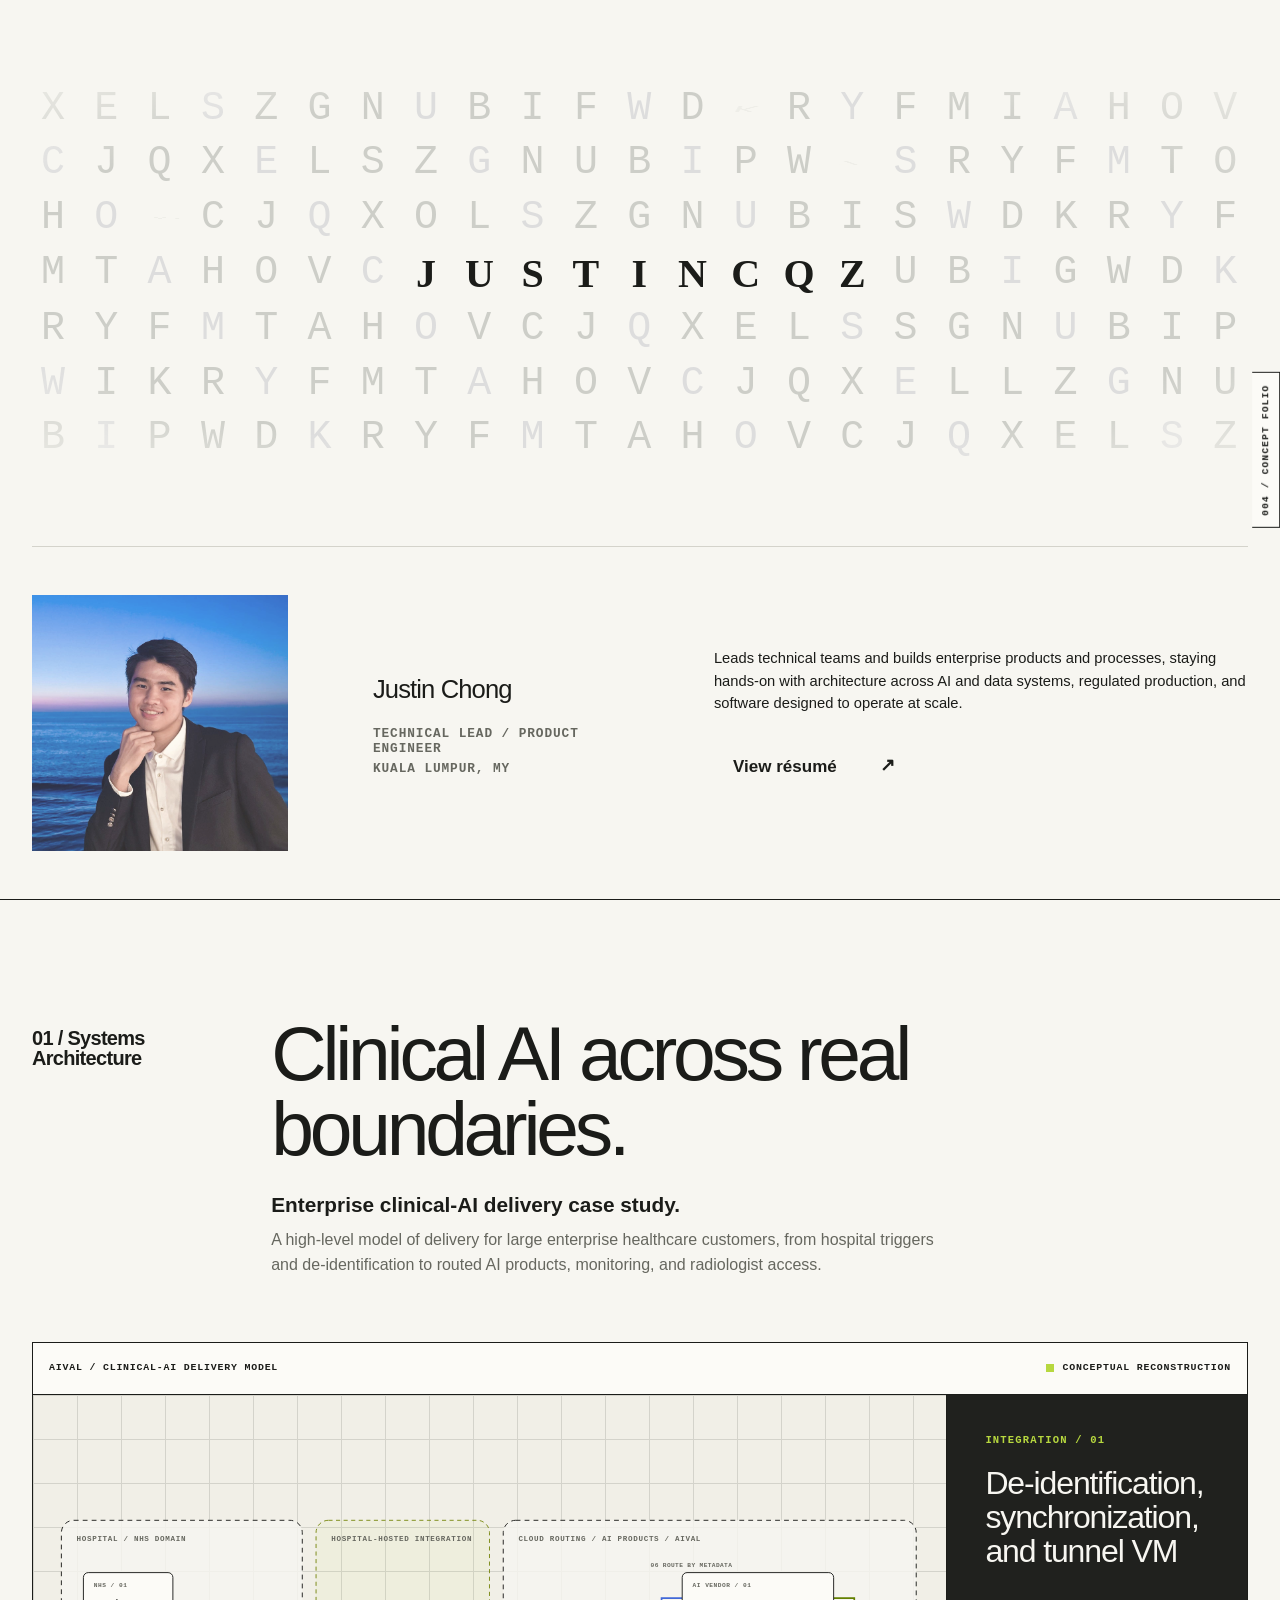
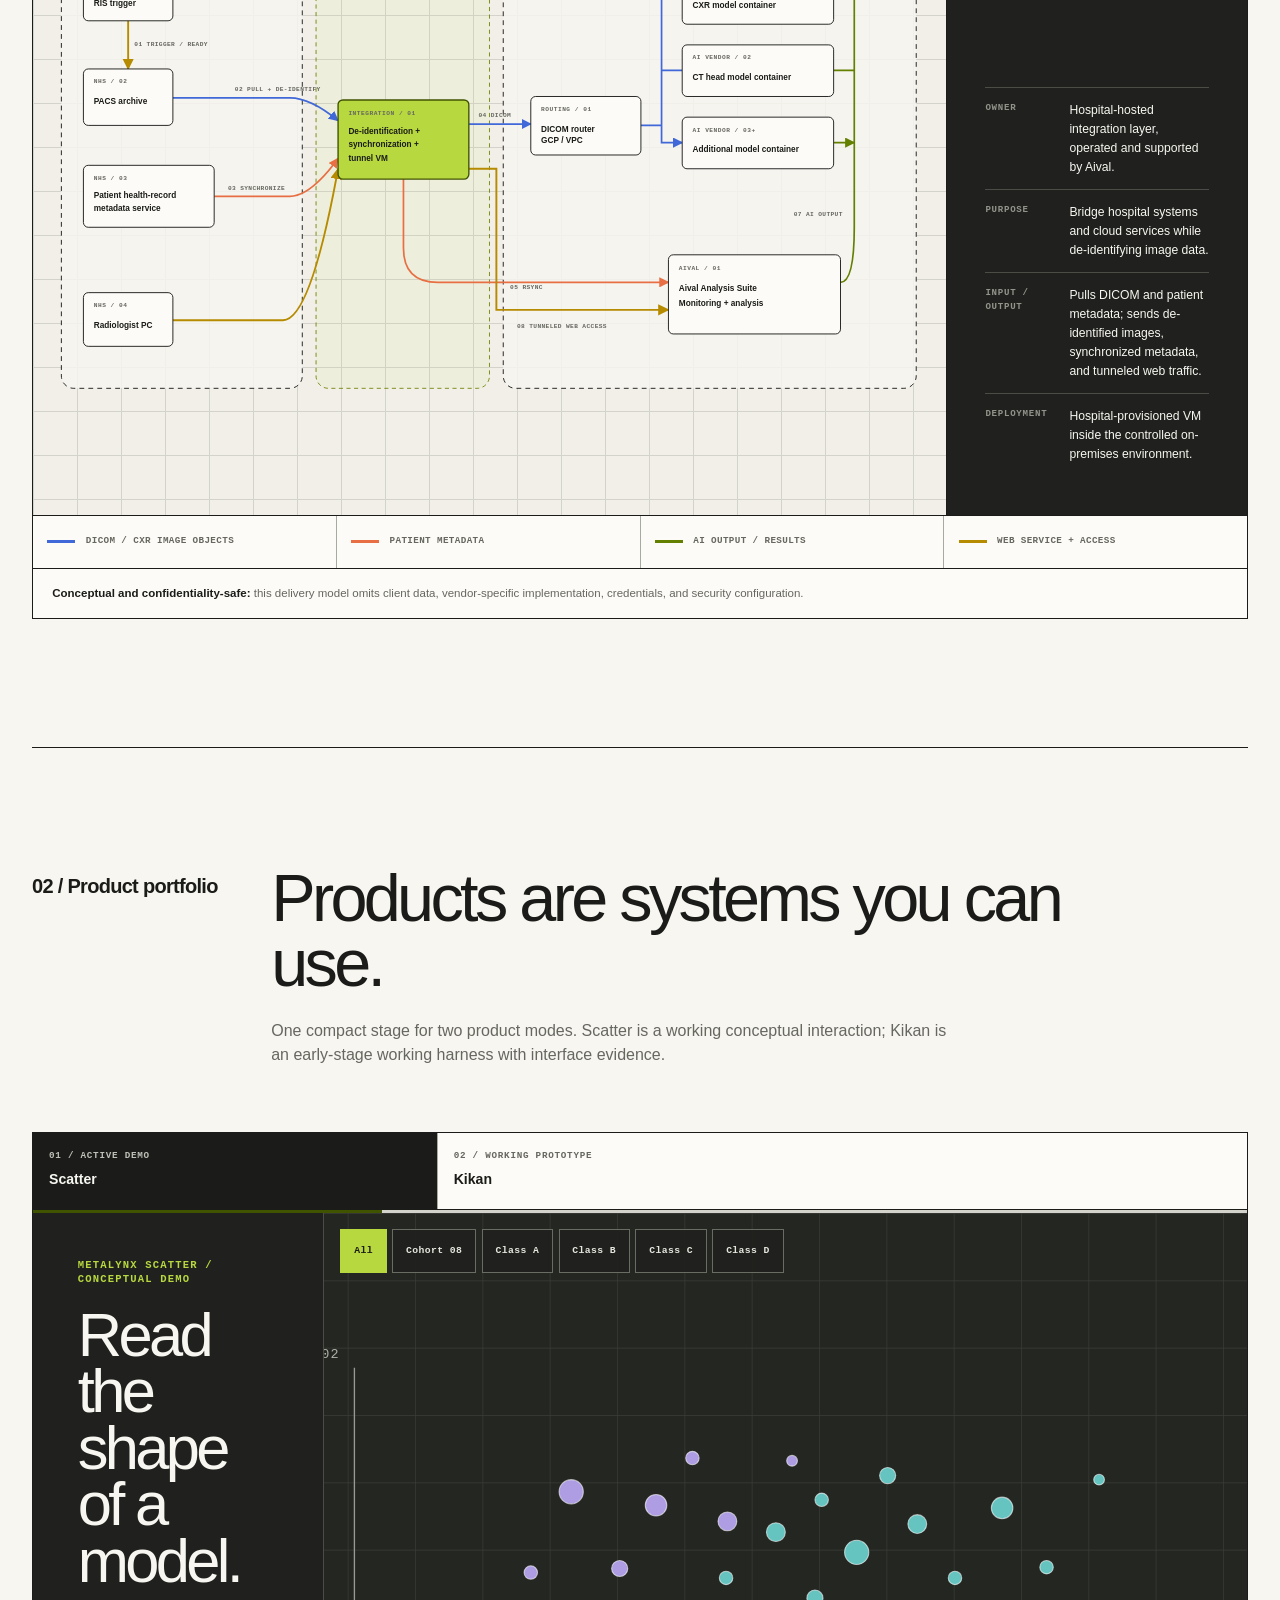
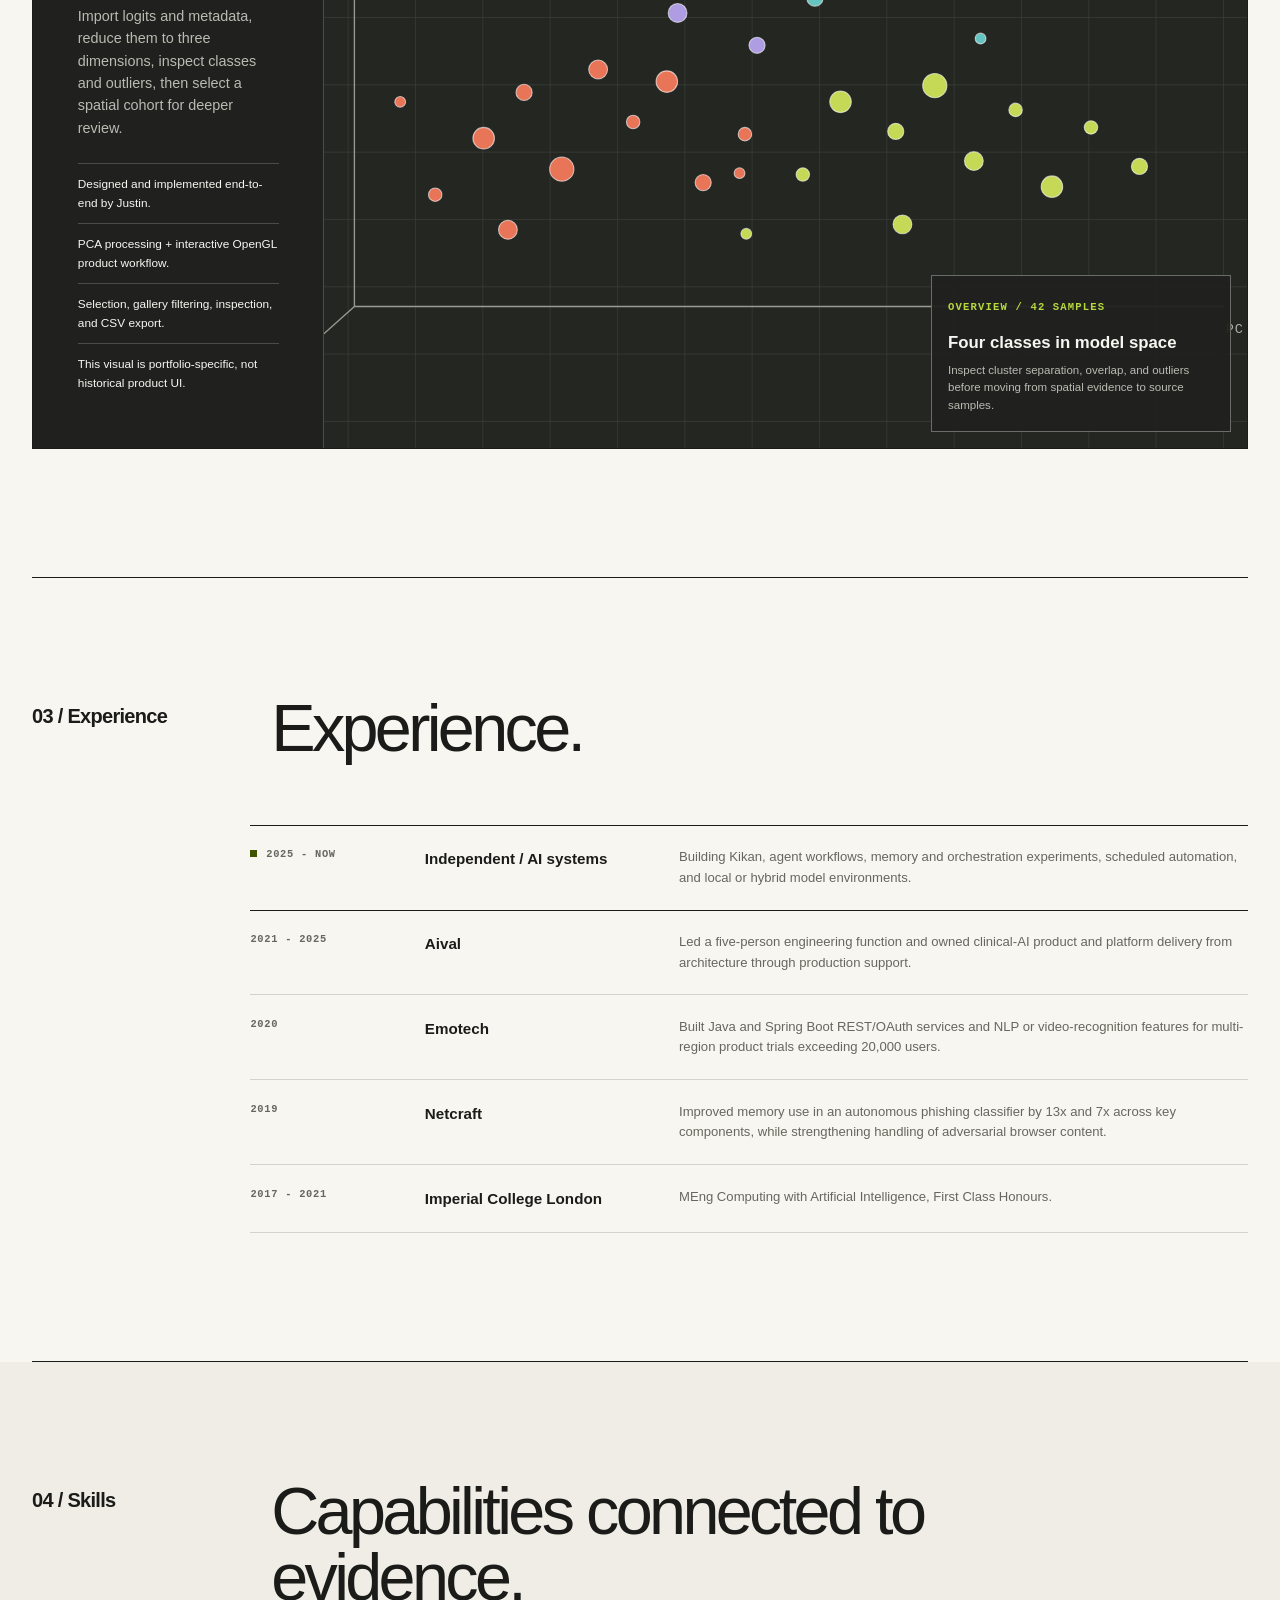
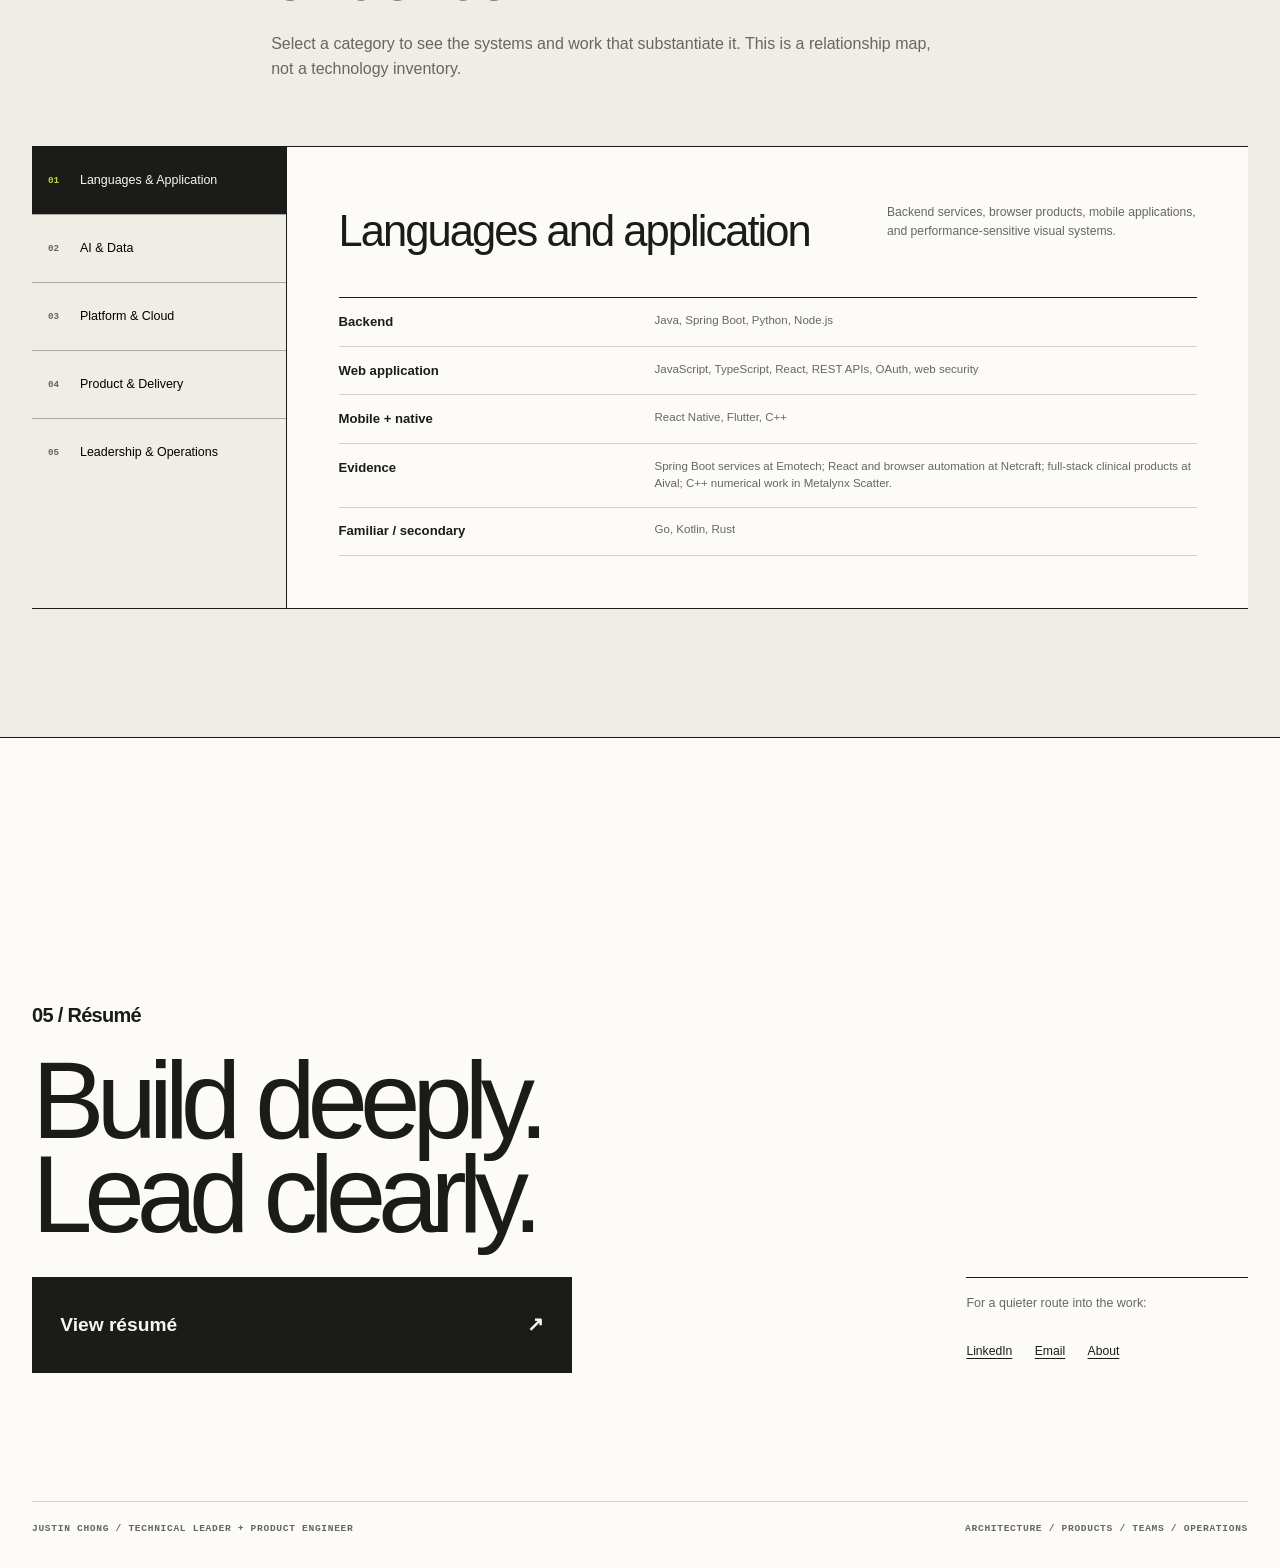
<file: index.html>
<!doctype html>
<html lang="en">
<head>
  <meta charset="utf-8">
  <meta name="viewport" content="width=device-width, initial-scale=1">
  <meta name="description" content="Justin Chong leads teams to build complex products and processes: enterprise systems engineered to operate at scale.">
  <title>Justin Chong | Technical leader and product engineer</title>
  <style>
    :root {
      color-scheme: light;
      --paper: #f7f6f1;
      --paper-deep: #efede5;
      --paper-clear: #fcfbf7;
      --ink: #1b1c19;
      --muted: #66675f;
      --quiet: #a5a69f;
      --line: #d4d3cb;
      --line-strong: #a8a9a1;
      --green: #b7d83f;
      --green-dark: #405400;
      --blue: #4168d8;
      --orange: #e76f43;
      --deep: #20211e;
      --deep-2: #292a26;
      --deep-line: #4a4c45;
      --deep-muted: #b9bbb2;
      --max: 1320px;
      --sans: Inter, ui-sans-serif, -apple-system, BlinkMacSystemFont, "Segoe UI", Helvetica, Arial, sans-serif;
      --mono: ui-monospace, "SFMono-Regular", Consolas, "Liberation Mono", Menlo, monospace;
    }

    * {
      box-sizing: border-box;
    }

    html {
      scroll-behavior: smooth;
      scroll-padding-top: 2rem;
    }

    body {
      margin: 0;
      overflow-x: hidden;
      background: var(--paper);
      color: var(--ink);
      font-family: var(--sans);
      font-size: 17px;
      line-height: 1.55;
      text-rendering: optimizeLegibility;
      -webkit-font-smoothing: antialiased;
    }

    a {
      color: inherit;
      text-decoration-thickness: 1px;
      text-underline-offset: .28em;
    }

    button,
    a {
      -webkit-tap-highlight-color: transparent;
    }

    button {
      font: inherit;
    }

    img,
    svg {
      max-width: 100%;
    }

    :focus-visible {
      outline: 3px solid var(--blue);
      outline-offset: 4px;
    }

    ::selection {
      background: var(--green);
      color: var(--ink);
    }

    [hidden] {
      display: none !important;
    }

    .visually-hidden {
      position: absolute;
      width: 1px;
      height: 1px;
      padding: 0;
      overflow: hidden;
      clip: rect(0 0 0 0);
      white-space: nowrap;
      border: 0;
    }

    .skip-link {
      position: fixed;
      z-index: 100;
      top: .75rem;
      left: .75rem;
      padding: .75rem 1rem;
      transform: translateY(-160%);
      background: var(--ink);
      color: white;
      transition: transform 160ms ease;
    }

    .skip-link:focus {
      transform: translateY(0);
    }

    .variant-label {
      position: fixed;
      z-index: 40;
      top: 50%;
      right: 0;
      padding: .7rem .55rem;
      border: 1px solid var(--ink);
      border-right: 0;
      background: var(--paper-clear);
      font: 700 .6rem/1 var(--mono);
      letter-spacing: .12em;
      text-transform: uppercase;
      writing-mode: vertical-rl;
      transform: translateY(-50%) rotate(180deg);
    }

    .shell {
      width: min(calc(100% - 64px), var(--max));
      margin-inline: auto;
    }

    .micro,
    .eyebrow,
    .meta {
      font: 650 .66rem/1.35 var(--mono);
      letter-spacing: .11em;
      text-transform: uppercase;
    }

    .section-number {
      margin: 0;
      font-size: clamp(1.25rem, 1vw, 2rem);
      font-weight: 550;
      line-height: 1;
      letter-spacing: -.035em;
      text-transform: none;
    }

    .section-heading {
      display: grid;
      grid-template-columns: minmax(150px, .35fr) minmax(0, 1.65fr);
      gap: 2rem;
      align-items: start;
      margin-bottom: clamp(2.5rem, 5vw, 4.5rem);
    }

    .section-heading h2 {
      max-width: 870px;
      margin: -.16em 0 0;
      font-size: clamp(2.5rem, 5.2vw, 5.2rem);
      font-weight: 320;
      line-height: .98;
      letter-spacing: -.055em;
    }

    .section-heading .section-intro {
      max-width: 680px;
      margin: 1.4rem 0 0;
      color: var(--muted);
      font-size: 1rem;
    }

    /* Hero */
    .floating-header {
      position: fixed;
      z-index: 35;
      top: 0;
      right: 0;
      left: 0;
      border-bottom: 1px solid var(--line);
      background: rgba(247, 246, 241, .96);
      opacity: 0;
      pointer-events: none;
      transform: translateY(-100%);
      transition: opacity 180ms ease, transform 180ms ease;
    }

    .floating-header.is-visible {
      opacity: 1;
      pointer-events: auto;
      transform: translateY(0);
    }

    .site-header {
      display: flex;
      min-height: 72px;
      align-items: center;
      justify-content: space-between;
      gap: 2rem;
    }

    .hero {
      display: flex;
      min-height: max(760px, 100svh);
      flex-direction: column;
      border-bottom: 1px solid var(--ink);
    }

    .monogram {
      display: inline-grid;
      width: 44px;
      height: 44px;
      place-items: center;
      border: 1px solid var(--ink);
      font: 600 .72rem/1 var(--mono);
      text-decoration: none;
      transition: background 150ms ease, color 150ms ease;
    }

    .monogram:hover,
    .monogram:focus-visible {
      background: var(--ink);
      color: var(--paper);
    }

    .site-nav {
      display: flex;
      align-items: center;
      gap: clamp(.5rem, 2vw, 1.8rem);
      font-size: .76rem;
    }

    .site-nav a {
      display: inline-flex;
      min-height: 44px;
      align-items: center;
      text-decoration-color: transparent;
    }

    .site-nav a:hover,
    .site-nav a:focus-visible {
      text-decoration-color: currentColor;
    }

    .site-nav .resume-link {
      min-height: 52px;
      padding-inline: 1.35rem;
      border: 1px solid var(--ink);
      text-decoration: none;
      font-size: .82rem;
      font-weight: 650;
    }

    .site-nav .resume-link:hover,
    .site-nav .resume-link:focus-visible {
      background: var(--ink);
      color: var(--paper);
    }

    .identity-band {
      display: grid;
      width: 100%;
      flex: 1 1 auto;
      align-items: center;
      padding-block: clamp(2rem, 5vw, 4.5rem);
      margin-top: clamp(0, 5rem, 8rem);
    }

    .letter-field {
      display: grid;
      width: min(calc(100% - 64px), 100%);
      margin-inline: auto;
      grid-template-columns: repeat(var(--field-columns, 16), minmax(0, 1fr));
      gap: clamp(.35rem, .75vw, 1rem);
      overflow: hidden;
      perspective: 700px;
      -webkit-mask-image: radial-gradient(ellipse 82% 78% at center, #000 64%, transparent 100%);
      mask-image: radial-gradient(ellipse 82% 78% at center, #000 64%, transparent 100%);
    }

    .field-letter {
      display: grid;
      aspect-ratio: 1;
      place-items: center;
      color: #cdcec8;
      font: 480 2.5rem var(--mono);
      letter-spacing: .04em;
      transition: color 250ms ease, transform 280ms ease, opacity 280ms ease;
      transform-style: preserve-3d;
    }

    .field-letter:nth-child(4n) {
      color: #cdcec8;
      color: #dddddd;
    }

    .field-letter.is-flipping {
      opacity: .2;
      transform: rotateX(90deg);
    }

    .field-letter.is-identity {
      font: 700 2.5rem 'Times New Roman';
      color: var(--ink);
      text-transform: uppercase;
    }

    .hero-lower {
      display: grid;
      width: min(calc(100% - 64px), var(--max));
      margin-inline: auto;
      grid-template-columns: minmax(190px, .7fr) minmax(200px, .7fr) minmax(360px, 1.35fr);
      align-items: center;
      gap: clamp(2rem, 5vw, 5rem);
      padding-block: clamp(1.8rem, 4vw, 3rem);
      border-top: 1px solid var(--line);
      margin-bottom: clamp(0, 5rem, 8rem);
    }

    .portrait-block {
      min-width: 0;
    }

    .portrait {
      display: block;
      width: clamp(165px, 20vw, 300px);
      height: clamp(165px, 20vw, 300px);
      object-fit: cover;
      object-position: 51% 43%;
      filter: saturate(.8) contrast(.9) brightness(1.07);
      opacity: .86;
    }

    .hero-meta {
      margin: 0;
    }

    .hero-meta strong,
    .hero-meta span {
      display: block;
    }

    .hero-meta strong {
      margin-bottom: 1rem;
      font-size: clamp(1.35rem, 2vw, 1.8rem);
      font-weight: 540;
      letter-spacing: -.035em;
    }

    .hero-meta span {
      margin-top: .35rem;
      color: var(--muted);
      font: 650 .8rem var(--mono);
      letter-spacing: .07em;
      text-transform: uppercase;
    }

    .hero-profile {
      min-width: 0;
    }

    .hero-profile p {
      max-width: 600px;
      margin: 0 0 1.25rem;
      font-size: clamp(.9rem, 1.15vw, 1.02rem);
      line-height: 1.55;
    }

    .hero-resume {
      display: inline-flex;
      width: min(100%, 200px);
      min-height: 64px;
      align-items: center;
      justify-content: space-between;
      padding: .1rem 1.2rem;
      color: var(--ink);
      font-weight: 650;
      text-decoration: none;
      transition: background 150ms ease, color 150ms ease, transform 150ms ease;
    }

    .hero-resume::after {
      content: "\2197";
      font-family: var(--mono);
      font-size: 1.15rem;
    }

    .hero-resume:hover,
    .hero-resume:focus-visible {
      background: var(--green);
      color: var(--green-dark);
      transform: translateY(-2px);
    }

    /* Architecture */
    .architecture {
      padding-block: clamp(5.5rem, 10vw, 9rem);
      border-bottom: 1px solid var(--ink);
    }

    .architecture .section-heading h2 {
      font-size: clamp(3rem, 6vw, 6rem);
    }

    .architecture-kicker {
      max-width: 680px;
      margin: 1.4rem 0 .45rem;
      font-size: clamp(1.05rem, 1.7vw, 1.3rem);
      font-weight: 620;
    }

    .architecture .section-intro {
      margin-top: 0;
    }

    .architecture-frame {
      overflow: hidden;
      border: 1px solid var(--ink);
      background: var(--paper-clear);
    }

    .frame-topline {
      display: flex;
      min-height: 52px;
      align-items: center;
      justify-content: space-between;
      gap: 1rem;
      padding: .65rem 1rem;
      border-bottom: 1px solid var(--ink);
      font: 650 .62rem/1.3 var(--mono);
      letter-spacing: .08em;
      text-transform: uppercase;
    }

    .concept-status {
      display: inline-flex;
      align-items: center;
      gap: .55rem;
    }

    .concept-status::before {
      width: 8px;
      height: 8px;
      background: var(--green);
      content: "";
    }

    .architecture-body {
      display: grid;
      grid-template-columns: minmax(0, 1.62fr) minmax(300px, .38fr);
      min-height: 720px;
    }

    .diagram-wrap {
      position: relative;
      min-width: 0;
      padding: 1rem;
      border-right: 1px solid var(--ink);
      background-color: #f1efe7;
      background-image: linear-gradient(var(--line) 1px, transparent 1px), linear-gradient(90deg, var(--line) 1px, transparent 1px);
      background-size: 44px 44px;
    }

    .architecture-svg {
      display: block;
      width: 100%;
      height: 100%;
      min-height: 688px;
    }

    .boundary {
      fill: rgba(247, 246, 241, .82);
      stroke: var(--ink);
      stroke-width: 1.35;
      stroke-dasharray: 7 6;
    }

    .integration-zone {
      fill: rgba(183, 216, 63, .055);
      stroke: #708000;
      stroke-width: 1.25;
      stroke-dasharray: 6 5;
    }

    .diagram-label {
      fill: var(--muted);
      font: 650 11px/1 var(--mono);
      letter-spacing: .09em;
      text-transform: uppercase;
    }

    .diagram-node {
      cursor: pointer;
    }

    .diagram-node rect {
      fill: var(--paper-clear);
      stroke: var(--ink);
      stroke-width: 1.35;
      transition: fill 150ms ease, stroke 150ms ease;
    }

    .diagram-node text {
      fill: var(--ink);
      font: 620 12px/1.2 var(--sans);
      pointer-events: none;
    }

    .diagram-node .node-id {
      fill: var(--muted);
      font: 650 9px/1 var(--mono);
      letter-spacing: .08em;
    }

    .diagram-node:hover rect,
    .diagram-node:focus rect,
    .diagram-node.is-active rect {
      fill: var(--green);
      stroke: var(--green-dark);
      stroke-width: 2;
    }

    .diagram-node:focus {
      outline: none;
    }

    .flow {
      fill: none;
      stroke: var(--ink);
      stroke-width: 1.4;
      vector-effect: non-scaling-stroke;
    }

    .flow.cross {
      stroke: var(--blue);
      stroke-width: 1.7;
    }

    .flow.return {
      stroke: var(--orange);
      stroke-width: 1.7;
    }

    .flow.ai {
      stroke: #638000;
      stroke-width: 1.7;
    }

    .flow.web {
      stroke: #b68b00;
      stroke-width: 1.9;
    }

    .flow-label {
      fill: var(--muted);
      font: 650 9px/1 var(--mono);
      letter-spacing: .06em;
    }

    .architecture-mobile {
      display: none;
    }

    .architecture-legend {
      display: grid;
      grid-template-columns: repeat(4, minmax(0, 1fr));
      gap: 1px;
      border-top: 1px solid var(--ink);
      background: var(--line-strong);
    }

    .legend-item {
      display: flex;
      min-height: 52px;
      align-items: center;
      gap: .65rem;
      padding: .7rem .9rem;
      background: var(--paper-clear);
      color: var(--muted);
      font: 650 .58rem/1.35 var(--mono);
      letter-spacing: .04em;
      text-transform: uppercase;
    }

    .legend-line {
      width: 28px;
      height: 3px;
      flex: 0 0 auto;
      background: var(--blue);
    }

    .legend-line.metadata { background: var(--orange); }
    .legend-line.results { background: #638000; }
    .legend-line.web { background: #b68b00; }

    .evidence-panel {
      display: flex;
      flex-direction: column;
      min-width: 0;
      padding: clamp(1.5rem, 3vw, 2.6rem);
      background: var(--deep);
      color: var(--paper);
    }

    .evidence-panel .meta {
      color: var(--green);
    }

    .evidence-panel h3 {
      margin: 1.25rem 0 .9rem;
      font-size: clamp(1.55rem, 2.5vw, 2.35rem);
      font-weight: 380;
      line-height: 1.06;
      letter-spacing: -.035em;
    }

    .evidence-facts {
      margin-top: auto;
      padding-top: 2rem;
    }

    .evidence-fact {
      display: grid;
      grid-template-columns: 4.5rem 1fr;
      gap: .75rem;
      padding: .8rem 0;
      border-top: 1px solid var(--deep-line);
      font-size: .76rem;
    }

    .evidence-fact b {
      color: #92948b;
      font: 650 .57rem/1.5 var(--mono);
      letter-spacing: .08em;
      text-transform: uppercase;
    }

    .architecture-note {
      padding: 1rem 1.2rem;
      border-top: 1px solid var(--ink);
      color: var(--muted);
      font-size: .72rem;
    }

    .architecture-note strong {
      color: var(--ink);
    }

    /* Product portfolio */
    .portfolio {
      padding-block: clamp(5.5rem, 10vw, 9rem);
      border-bottom: 1px solid var(--ink);
    }

    .portfolio-stage {
      border: 1px solid var(--ink);
      background: var(--paper-clear);
    }

    .portfolio-tabs {
      display: grid;
      grid-template-columns: repeat(3, 1fr);
      margin: 0;
      padding: 0;
      border-bottom: 1px solid var(--ink);
      list-style: none;
    }

    .portfolio-tab {
      position: relative;
      width: 100%;
      min-height: 76px;
      padding: .9rem 1rem;
      border: 0;
      border-right: 1px solid var(--line-strong);
      background: transparent;
      color: var(--muted);
      text-align: left;
      cursor: pointer;
      transition: background 150ms ease, color 150ms ease;
    }

    .portfolio-tabs li:last-child .portfolio-tab {
      border-right: 0;
    }

    .portfolio-tab span,
    .portfolio-tab strong {
      display: block;
    }

    .portfolio-tab span {
      margin-bottom: .55rem;
      font: 650 .58rem/1 var(--mono);
      letter-spacing: .08em;
      text-transform: uppercase;
    }

    .portfolio-tab strong {
      color: var(--ink);
      font-size: .88rem;
      font-weight: 620;
    }

    .portfolio-tab:hover,
    .portfolio-tab[aria-selected="true"] {
      background: var(--ink);
      color: #bfc0b8;
    }

    .portfolio-tab:hover strong,
    .portfolio-tab[aria-selected="true"] strong {
      color: var(--paper);
    }

    .progress-track {
      height: 3px;
      overflow: hidden;
      background: var(--line);
    }

    .progress-bar {
      width: 100%;
      height: 100%;
      transform: scaleX(0);
      transform-origin: left center;
      background: var(--green-dark);
    }

    .portfolio-panel {
      min-height: min(690px, calc(100svh - 130px));
    }

    .scatter-layout {
      display: grid;
      min-height: inherit;
      grid-template-columns: minmax(270px, .48fr) minmax(0, 1.52fr);
      background: var(--deep);
      color: var(--paper);
    }

    .project-copy {
      display: flex;
      flex-direction: column;
      padding: clamp(1.5rem, 3.5vw, 3rem);
      border-right: 1px solid var(--deep-line);
    }

    .project-copy .meta {
      color: var(--green);
    }

    .project-copy h3 {
      margin: 1.25rem 0 1rem;
      font-size: clamp(2.3rem, 4.8vw, 4.8rem);
      font-weight: 340;
      line-height: .92;
      letter-spacing: -.06em;
    }

    .project-copy > p {
      margin: 0;
      color: var(--deep-muted);
      font-size: .9rem;
    }

    .project-facts {
      margin: auto 0 0;
      padding: 1.5rem 0 0;
      list-style: none;
    }

    .project-facts li {
      padding: .7rem 0;
      border-top: 1px solid var(--deep-line);
      font-size: .74rem;
    }

    .scatter-demo {
      position: relative;
      min-width: 0;
      min-height: 620px;
      overflow: hidden;
      background: #242622;
    }

    .scatter-demo svg {
      display: block;
      width: 100%;
      height: 100%;
      min-height: 620px;
    }

    .scatter-grid {
      stroke: #42453f;
      stroke-width: 1;
    }

    .scatter-axis {
      fill: none;
      stroke: #979b92;
      stroke-width: 1;
    }

    .scatter-label {
      fill: #aeb1a8;
      font: 10px/1 var(--mono);
      letter-spacing: .08em;
    }

    .scatter-point {
      stroke: rgba(255, 255, 255, .6);
      stroke-width: .8;
      transform-box: fill-box;
      transform-origin: center;
      transition: opacity 220ms ease, transform 220ms ease;
    }

    .class-a { fill: #e87558; }
    .class-b { fill: #66c4c0; }
    .class-c { fill: #c5d956; }
    .class-d { fill: #ae9de3; }

    .cohort-ring {
      opacity: 0;
      transition: opacity 220ms ease;
    }

    .scatter-demo[data-scatter-view="cohort"] .scatter-point:not([data-cohort="true"]) {
      opacity: .1;
      transform: scale(.72);
    }

    .scatter-demo[data-scatter-view="cohort"] .scatter-point[data-cohort="true"] {
      transform: scale(1.55);
    }

    .scatter-demo[data-scatter-view="cohort"] .cohort-ring {
      opacity: 1;
    }

    .scatter-demo[data-scatter-view="a"] .scatter-point:not(.class-a),
    .scatter-demo[data-scatter-view="b"] .scatter-point:not(.class-b),
    .scatter-demo[data-scatter-view="c"] .scatter-point:not(.class-c),
    .scatter-demo[data-scatter-view="d"] .scatter-point:not(.class-d) {
      opacity: .08;
      transform: scale(.7);
    }

    .scatter-tools {
      position: absolute;
      top: 1rem;
      right: 1rem;
      left: 1rem;
      display: flex;
      flex-wrap: wrap;
      gap: .35rem;
    }

    .scatter-control {
      min-height: 44px;
      padding: .55rem .8rem;
      border: 1px solid #686c63;
      background: rgba(32, 33, 30, .92);
      color: #e6e6df;
      cursor: pointer;
      font: 650 .61rem/1 var(--mono);
      letter-spacing: .04em;
      transition: background 140ms ease, color 140ms ease;
    }

    .scatter-control:hover,
    .scatter-control[aria-pressed="true"] {
      border-color: var(--green);
      background: var(--green);
      color: var(--ink);
    }

    .scatter-control:focus-visible {
      outline-color: white;
    }

    .scatter-inspector {
      position: absolute;
      right: 1rem;
      bottom: 1rem;
      width: min(300px, calc(100% - 2rem));
      padding: 1rem;
      border: 1px solid #6a6d65;
      background: rgba(32, 33, 30, .94);
    }

    .scatter-inspector .meta {
      color: var(--green);
    }

    .scatter-inspector strong {
      display: block;
      margin: .7rem 0 .35rem;
      font-size: 1.05rem;
      font-weight: 560;
    }

    .scatter-inspector p {
      margin: 0;
      color: var(--deep-muted);
      font-size: .72rem;
    }

    .prototype-layout {
      display: grid;
      min-height: inherit;
      grid-template-columns: minmax(280px, .5fr) minmax(0, 1.5fr);
      background: var(--paper-deep);
    }

    .prototype-copy {
      display: flex;
      flex-direction: column;
      padding: clamp(1.5rem, 3.5vw, 3rem);
      border-right: 1px solid var(--ink);
    }

    .prototype-copy h3 {
      margin: 1.2rem 0 1rem;
      font-size: clamp(2.5rem, 5vw, 5rem);
      font-weight: 330;
      line-height: .94;
      letter-spacing: -.06em;
    }

    .prototype-copy p {
      margin: 0;
      color: var(--muted);
      font-size: .9rem;
    }

    .prototype-label {
      align-self: flex-start;
      margin-top: auto;
      padding: .55rem .7rem;
      border: 1px solid var(--ink);
      font: 650 .58rem/1 var(--mono);
      letter-spacing: .08em;
      text-transform: uppercase;
    }

    .kikan-preview {
      display: flex;
      min-width: 0;
      flex-direction: column;
      gap: 1.15rem;
      justify-content: center;
      padding: clamp(1.25rem, 3vw, 2.5rem);
      background: var(--deep);
      color: var(--paper);
    }

    .kikan-gallery {
      display: grid;
      gap: .9rem;
      min-width: 0;
    }

    .kikan-shot {
      margin: 0;
    }

    .kikan-shot[hidden] {
      display: none;
    }

    .kikan-shot img {
      display: block;
      width: 100%;
      height: auto;
      max-height: 640px;
      border: 1px solid var(--deep-line);
      background: #121311;
      object-fit: contain;
    }

    .kikan-shot figcaption {
      display: grid;
      grid-template-columns: minmax(120px, .38fr) minmax(0, 1.62fr);
      gap: 1rem;
      margin-top: .85rem;
    }

    .kikan-shot figcaption span {
      color: var(--green);
      font: 650 .6rem/1.4 var(--mono);
      letter-spacing: .08em;
      text-transform: uppercase;
    }

    .kikan-shot figcaption strong {
      display: block;
      font-size: .82rem;
      font-weight: 620;
    }

    .kikan-shot figcaption p {
      grid-column: 2;
      margin: -.55rem 0 0;
      color: var(--deep-muted);
      font-size: .7rem;
    }

    .kikan-gallery-tabs {
      display: flex;
      flex-wrap: wrap;
      gap: .35rem;
    }

    .kikan-gallery-tab {
      min-height: 44px;
      padding: .55rem .75rem;
      border: 1px solid var(--deep-line);
      background: transparent;
      color: var(--deep-muted);
      cursor: pointer;
      font: 650 .6rem/1.2 var(--mono);
      letter-spacing: .04em;
      text-transform: uppercase;
      transition: background 140ms ease, border-color 140ms ease, color 140ms ease;
    }

    .kikan-gallery-tab:hover,
    .kikan-gallery-tab[aria-selected="true"] {
      border-color: var(--green);
      background: var(--green);
      color: var(--green-dark);
    }

    .kikan-gallery-tab:focus-visible {
      outline-color: white;
    }

    .viewer-preview {
      display: grid;
      grid-template-columns: minmax(110px, .25fr) minmax(0, 1.35fr) minmax(150px, .4fr);
      grid-template-rows: 48px 1fr;
      min-width: 0;
      margin: clamp(1.5rem, 4vw, 3.5rem);
      border: 1px solid var(--deep);
      background: #d9d9d3;
    }

    .viewer-toolbar {
      grid-column: 1 / -1;
      display: flex;
      align-items: center;
      justify-content: space-between;
      padding: 0 1rem;
      border-bottom: 1px solid var(--deep-line);
      background: var(--deep);
      color: #d7d8d0;
      font: 650 .58rem/1 var(--mono);
      letter-spacing: .06em;
      text-transform: uppercase;
    }

    .viewer-series,
    .viewer-findings {
      padding: 1rem;
      background: #eeede8;
    }

    .viewer-series {
      border-right: 1px solid var(--line-strong);
    }

    .viewer-findings {
      border-left: 1px solid var(--line-strong);
    }

    .viewer-series span,
    .viewer-findings span {
      display: block;
      margin-bottom: 1rem;
      color: var(--muted);
      font: 650 .57rem/1.4 var(--mono);
      letter-spacing: .07em;
      text-transform: uppercase;
    }

    .series-item,
    .finding-line {
      height: 42px;
      margin-bottom: .6rem;
      border: 1px solid var(--line-strong);
      background: #f8f7f2;
    }

    .finding-line {
      height: 8px;
      border: 0;
      background: #c7c7c0;
    }

    .finding-line.short {
      width: 62%;
    }

    .viewer-canvas {
      display: grid;
      grid-template-columns: 1fr 1fr;
      gap: 1px;
      padding: 1px;
      background: #555851;
    }

    .scan-pane {
      position: relative;
      min-height: 250px;
      overflow: hidden;
      background: #171815;
    }

    .scan-pane::before,
    .scan-pane::after {
      position: absolute;
      top: 50%;
      left: 50%;
      border: 1px solid #6a6d65;
      border-radius: 50%;
      content: "";
      transform: translate(-50%, -50%);
    }

    .scan-pane::before {
      width: 46%;
      aspect-ratio: 1;
    }

    .scan-pane::after {
      width: 24%;
      aspect-ratio: 1;
      border-color: #a4a79f;
    }

    /* Experience */
    .experience {
      padding-block: clamp(5.5rem, 10vw, 9rem);
      border-bottom: 1px solid var(--ink);
    }

    .timeline {
      margin-left: calc(17.5% + .35rem);
      border-top: 1px solid var(--ink);
    }

    .timeline-entry {
      display: grid;
      grid-template-columns: 8.5rem minmax(150px, .55fr) minmax(0, 1.45fr);
      gap: clamp(1rem, 3vw, 3rem);
      padding: 1.35rem 0;
      border-bottom: 1px solid var(--line);
    }

    .timeline-entry time {
      color: var(--muted);
      font: 650 .65rem/1.5 var(--mono);
      letter-spacing: .07em;
      text-transform: uppercase;
    }

    .timeline-entry h3 {
      margin: 0;
      font-size: .95rem;
      font-weight: 620;
    }

    .timeline-entry p {
      margin: 0;
      color: var(--muted);
      font-size: .82rem;
    }

    .timeline-entry.current {
      border-bottom-color: var(--ink);
    }

    .timeline-entry.current time::before {
      display: inline-block;
      width: 7px;
      height: 7px;
      margin-right: .55rem;
      background: var(--green-dark);
      content: "";
    }

    /* Skills */
    .skills {
      padding-block: clamp(5.5rem, 10vw, 9rem);
      border-bottom: 1px solid var(--ink);
      background: var(--paper-deep);
    }

    .skills-interface {
      display: grid;
      grid-template-columns: minmax(230px, .42fr) minmax(0, 1.58fr);
      border-block: 1px solid var(--ink);
    }

    .skill-tabs {
      margin: 0;
      padding: 0;
      border-right: 1px solid var(--ink);
      list-style: none;
    }

    .skill-tab {
      display: grid;
      width: 100%;
      min-height: 68px;
      grid-template-columns: 2rem 1fr;
      align-items: center;
      padding: .7rem 1rem;
      border: 0;
      border-bottom: 1px solid var(--line-strong);
      background: transparent;
      text-align: left;
      cursor: pointer;
      font-size: .78rem;
    }

    .skill-tabs li:last-child .skill-tab {
      border-bottom: 0;
    }

    .skill-tab span {
      color: var(--muted);
      font: 650 .58rem/1 var(--mono);
    }

    .skill-tab:hover,
    .skill-tab[aria-selected="true"] {
      background: var(--ink);
      color: var(--paper);
    }

    .skill-tab:hover span,
    .skill-tab[aria-selected="true"] span {
      color: var(--green);
    }

    .skill-panel {
      min-height: 340px;
      padding: clamp(1.5rem, 4vw, 3.5rem);
      background: var(--paper-clear);
    }

    .skill-panel-header {
      display: grid;
      grid-template-columns: 1fr minmax(220px, .6fr);
      gap: 2rem;
      margin-bottom: 2rem;
    }

    .skill-panel h3 {
      margin: 0;
      font-size: clamp(1.8rem, 3.4vw, 3.3rem);
      font-weight: 340;
      letter-spacing: -.045em;
    }

    .skill-panel-header p {
      margin: .3rem 0 0;
      color: var(--muted);
      font-size: .76rem;
    }

    .skill-rows {
      border-top: 1px solid var(--ink);
    }

    .skill-row {
      display: grid;
      grid-template-columns: minmax(160px, .7fr) minmax(0, 1.3fr);
      gap: 1.5rem;
      padding: .85rem 0;
      border-bottom: 1px solid var(--line);
    }

    .skill-row strong {
      font-size: .82rem;
      font-weight: 620;
    }

    .skill-row span {
      color: var(--muted);
      font-size: .72rem;
    }

    /* CTA */
    .resume-cta {
      min-height: 72svh;
      padding-block: clamp(5rem, 11vw, 10rem) 2rem;
      background: var(--paper-clear);
    }

    .cta-grid {
      display: grid;
      min-height: 55svh;
      grid-template-columns: minmax(0, 1.5fr) minmax(220px, .5fr);
      gap: clamp(2rem, 7vw, 7rem);
      align-items: end;
    }

    .cta-main .eyebrow {
      color: var(--muted);
    }

    .cta-main h2 {
      max-width: 900px;
      margin: 1.5rem 0 2.25rem;
      font-size: clamp(3.5rem, 8.5vw, 9rem);
      font-weight: 290;
      line-height: .86;
      letter-spacing: -.075em;
    }

    .resume-button {
      display: inline-flex;
      width: min(100%, 540px);
      min-height: 96px;
      align-items: center;
      justify-content: space-between;
      gap: 2rem;
      padding: 1.2rem 1.7rem;
      border: 1px solid var(--ink);
      background: var(--ink);
      color: var(--paper);
      font-size: 1.2rem;
      font-weight: 620;
      text-decoration: none;
      transition: background 150ms ease, color 150ms ease, transform 150ms ease;
    }

    .resume-button::after {
      content: "\2197";
      font-family: var(--mono);
      font-size: 1.25rem;
    }

    .resume-button:hover,
    .resume-button:focus-visible {
      background: var(--green);
      color: var(--green-dark);
      transform: translateY(-3px);
    }

    .cta-aside {
      padding-top: 1rem;
      border-top: 1px solid var(--ink);
    }

    .cta-aside p {
      margin: 0 0 1rem;
      color: var(--muted);
      font-size: .78rem;
    }

    .quiet-links {
      display: flex;
      flex-wrap: wrap;
      gap: .25rem 1.4rem;
    }

    .quiet-links a {
      display: inline-flex;
      min-height: 44px;
      align-items: center;
      font-size: .76rem;
    }

    .site-footer {
      display: flex;
      justify-content: space-between;
      gap: 2rem;
      margin-top: clamp(4rem, 10vw, 8rem);
      padding-top: 1.2rem;
      border-top: 1px solid var(--line);
      color: var(--muted);
      font: 600 .6rem/1.5 var(--mono);
      letter-spacing: .07em;
      text-transform: uppercase;
    }

    @media (max-width: 1060px) {
      .hero-lower {
        grid-template-columns: minmax(170px, .55fr) minmax(185px, .6fr) minmax(300px, 1fr);
        gap: 2rem;
      }

      .architecture-body {
        grid-template-columns: 1fr;
      }

      .diagram-wrap {
        border-right: 0;
        border-bottom: 1px solid var(--ink);
      }

      .evidence-panel {
        min-height: 350px;
      }

      .scatter-layout,
      .prototype-layout {
        grid-template-columns: minmax(230px, .42fr) minmax(0, 1.58fr);
      }

      .workflow-strip {
        grid-template-columns: repeat(3, 1fr);
      }

      .workflow-step {
        min-height: 130px;
      }

      .workflow-step:nth-child(n + 4) {
        border-top: 1px solid var(--deep-line);
      }

      .viewer-preview {
        grid-template-columns: 100px minmax(0, 1fr);
      }

      .viewer-findings {
        display: none;
      }

    }

    @media (max-width: 900px) {
      .variant-label {
        display: none;
      }

      .shell,
      .letter-field {
        width: min(calc(100% - 40px), var(--max));
      }

      .hero-lower {
        width: min(calc(100% - 40px), var(--max));
        grid-template-columns: 180px minmax(160px, .65fr) minmax(280px, 1fr);
        gap: 1.5rem;
      }

      .timeline {
        margin-left: 0;
      }
    }

    @media (max-width: 760px) {
      body {
        font-size: 16px;
      }

      .shell,
      .letter-field {
        width: calc(100% - 32px);
      }

      .site-header {
        min-height: 70px;
      }

      .site-nav a:not(.resume-link) {
        display: none;
      }

      .hero {
        min-height: 0;
      }

      .identity-band {
        min-height: 46svh;
        padding-block: 2rem;
      }

      .letter-field {
        width: calc(100% - 20px);
        gap: .3rem;
      }

      .hero-lower {
        width: calc(100% - 32px);
        grid-template-columns: minmax(120px, .55fr) minmax(0, 1fr);
        gap: 1.25rem;
        padding-block: 2rem 2.5rem;
      }

      .portrait {
        width: min(100%, 180px);
        height: 165px;
      }

      .hero-profile {
        grid-column: 1 / -1;
        padding-top: 1.25rem;
        border-top: 1px solid var(--line);
      }

      .section-heading {
        grid-template-columns: 1fr;
        gap: 1.4rem;
      }

      .section-heading h2 {
        font-size: clamp(2.55rem, 12vw, 4.2rem);
      }

      .section-heading .section-intro {
        margin-top: 1rem;
      }

      .frame-topline {
        align-items: flex-start;
        flex-direction: column;
        padding-block: .9rem;
      }

      .diagram-wrap {
        padding: 0;
        background-image: none;
      }

      .architecture-svg {
        display: none;
      }

      .architecture-mobile {
        display: block;
        padding: 1rem;
      }

      .architecture-mobile > .meta {
        margin: 0 0 .8rem;
      }

      .flow-stepper {
        display: grid;
        gap: 1px;
        margin: 0;
        padding: 1px;
        background: var(--line-strong);
        list-style: none;
      }

      .flow-stepper button {
        display: grid;
        width: 100%;
        min-height: 72px;
        grid-template-columns: 2.2rem 1fr;
        gap: .5rem;
        align-items: start;
        padding: .85rem;
        border: 0;
        background: var(--paper-clear);
        color: var(--ink);
        text-align: left;
        cursor: pointer;
        font-size: .72rem;
      }

      .flow-stepper button b {
        color: var(--muted);
        font: 650 .62rem/1.5 var(--mono);
      }

      .flow-stepper button:hover,
      .flow-stepper button[aria-pressed="true"] {
        background: var(--green);
        color: var(--green-dark);
      }

      .evidence-panel {
        min-height: 390px;
      }

      .architecture-note {
        padding-inline: 1rem;
      }

      .architecture-legend {
        grid-template-columns: 1fr 1fr;
      }

      .portfolio-stage {
        margin-inline: -16px;
      }

      .portfolio-tabs {
        grid-template-columns: 1fr;
      }

      .portfolio-tabs li:not(:last-child) {
        border-bottom: 1px solid var(--line-strong);
      }

      .portfolio-tab {
        min-height: 58px;
        border-right: 0;
      }

      .portfolio-tab span {
        display: inline;
        margin: 0 .6rem 0 0;
      }

      .portfolio-tab strong {
        display: inline;
      }

      .portfolio-panel {
        min-height: 0;
      }

      .scatter-layout,
      .prototype-layout {
        grid-template-columns: 1fr;
      }

      .project-copy,
      .prototype-copy {
        min-height: 350px;
        border-right: 0;
        border-bottom: 1px solid var(--deep-line);
      }

      .prototype-copy {
        border-bottom-color: var(--ink);
      }

      .scatter-demo,
      .scatter-demo svg {
        min-height: 540px;
      }

      .kikan-preview {
        min-height: 500px;
      }

      .kikan-shot figcaption {
        grid-template-columns: 1fr;
        gap: .35rem;
      }

      .kikan-shot figcaption p {
        grid-column: auto;
        margin: 0;
      }

      .viewer-preview {
        min-height: 520px;
        grid-template-columns: 80px minmax(0, 1fr);
        margin: 1rem;
      }

      .viewer-canvas {
        grid-template-columns: 1fr;
      }

      .scan-pane {
        min-height: 220px;
      }

      .timeline-entry {
        grid-template-columns: 6.5rem 1fr;
        gap: 1rem;
      }

      .timeline-entry p {
        grid-column: 2;
      }

      .skills-interface {
        grid-template-columns: 1fr;
      }

      .skill-tabs {
        display: grid;
        grid-template-columns: 1fr 1fr;
        border-right: 0;
        border-bottom: 1px solid var(--ink);
      }

      .skill-tabs li {
        border-right: 1px solid var(--line-strong);
      }

      .skill-tabs li:nth-child(even) {
        border-right: 0;
      }

      .skill-tabs li:last-child {
        grid-column: 1 / -1;
        border-right: 0;
      }

      .skill-tabs li:last-child .skill-tab {
        border-top: 1px solid var(--line-strong);
      }

      .skill-tab {
        min-height: 62px;
        padding-inline: .75rem;
      }

      .skill-panel-header {
        grid-template-columns: 1fr;
        gap: .7rem;
      }

      .skill-row {
        grid-template-columns: 1fr;
        gap: .3rem;
      }

      .cta-grid {
        min-height: 60svh;
        grid-template-columns: 1fr;
        align-content: end;
      }

      .cta-main h2 {
        font-size: clamp(3.6rem, 18vw, 6rem);
      }

      .site-footer {
        align-items: flex-start;
        flex-direction: column;
      }
    }

    @media (max-width: 430px) {
      .architecture-legend {
        grid-template-columns: 1fr;
      }

      .scatter-tools {
        right: .65rem;
        left: .65rem;
      }

      .scatter-control {
        flex: 1 1 30%;
        padding-inline: .45rem;
      }

      .timeline-entry {
        grid-template-columns: 1fr;
      }

      .timeline-entry p {
        grid-column: auto;
      }
    }

    @media (prefers-reduced-motion: reduce) {
      html {
        scroll-behavior: auto;
      }

      *,
      *::before,
      *::after {
        scroll-behavior: auto !important;
        transition-duration: .01ms !important;
        animation-duration: .01ms !important;
        animation-iteration-count: 1 !important;
      }
    }
  </style>
</head>
<body>
  <a class="skip-link" href="#main">Skip to main content</a>
  <div class="variant-label" aria-label="Homepage concept variant">004 / Concept Folio</div>

  <header class="floating-header" id="floating-header" aria-hidden="true">
    <div class="site-header shell">
      <a class="monogram" href="#top" aria-label="Justin Chong, home" tabindex="-1">JC</a>
      <nav class="site-nav" aria-label="Primary navigation">
        <a href="#architecture" tabindex="-1">Systems</a>
        <a href="#portfolio" tabindex="-1">Products</a>
        <a href="#experience" tabindex="-1">Experience</a>
        <a class="resume-link" href="assets/Justin_Chong_CV.pdf" target="_blank" rel="noopener" tabindex="-1">View r&eacute;sum&eacute;</a>
      </nav>
    </div>
  </header>

  <header class="hero" id="top">
    <h1 class="visually-hidden">Justin Chong, technical lead and product engineer</h1>
    <div class="identity-band" aria-label="Justin's online identity: justincqz">
      <div class="letter-field" id="letter-field" aria-hidden="true"></div>
    </div>

    <div class="hero-lower">
      <div class="portrait-block">
        <img class="portrait" src="assets/images/headshot.jpeg" alt="Justin Chong" width="230" height="210">
      </div>
      <p class="hero-meta"><strong>Justin Chong</strong><span>Technical Lead / Product Engineer</span><span>Kuala Lumpur, MY</span></p>
      <div class="hero-profile">
        <p>Leads technical teams and builds enterprise products and processes, staying hands-on with architecture across AI and data systems, regulated production, and software designed to operate at scale.</p>
        <a class="hero-resume" href="assets/Justin_Chong_CV.pdf" target="_blank" rel="noopener">View r&eacute;sum&eacute;</a>
      </div>
    </div>
  </header>

  <main id="main">
    <section class="architecture shell" id="architecture" aria-labelledby="architecture-title">
      <header class="section-heading">
        <p class="section-number">01 / Systems Architecture</p>
        <div>
          <h2 id="architecture-title">Clinical AI across real boundaries.</h2>
          <p class="architecture-kicker">Enterprise clinical-AI delivery case study.</p>
          <p class="section-intro">A high-level model of delivery for large enterprise healthcare customers, from hospital triggers and de-identification to routed AI products, monitoring, and radiologist access.</p>
        </div>
      </header>

      <div class="architecture-frame">
        <div class="frame-topline">
          <span>Aival / Clinical-AI delivery model</span>
          <span class="concept-status">Conceptual reconstruction</span>
        </div>
        <div class="architecture-body">
          <div class="diagram-wrap">
            <svg class="architecture-svg" viewBox="0 0 1280 730" role="img" aria-labelledby="diagram-title diagram-desc">
              <title id="diagram-title">Conceptual clinical-AI delivery architecture</title>
              <desc id="diagram-desc">A RIS triggers image retrieval from PACS. A hospital-hosted integration virtual machine pulls and de-identifies DICOM, synchronizes patient metadata, sends images to a cloud DICOM router, and sends metadata to the Aival Analysis Suite. The router selects among multiple AI product containers. AI results reach the analysis suite, which radiologists access through a tunneled web endpoint.</desc>
              <defs>
                <marker id="arrow-ink" viewBox="0 0 10 10" refX="9" refY="5" markerWidth="6" markerHeight="6" orient="auto-start-reverse">
                  <path d="M0 0L10 5L0 10Z" fill="#1b1c19"></path>
                </marker>
                <marker id="arrow-blue" viewBox="0 0 10 10" refX="9" refY="5" markerWidth="6" markerHeight="6" orient="auto-start-reverse">
                  <path d="M0 0L10 5L0 10Z" fill="#4168d8"></path>
                </marker>
                <marker id="arrow-orange" viewBox="0 0 10 10" refX="9" refY="5" markerWidth="6" markerHeight="6" orient="auto-start-reverse">
                  <path d="M0 0L10 5L0 10Z" fill="#e76f43"></path>
                </marker>
                <marker id="arrow-green" viewBox="0 0 10 10" refX="9" refY="5" markerWidth="6" markerHeight="6" orient="auto-start-reverse">
                  <path d="M0 0L10 5L0 10Z" fill="#638000"></path>
                </marker>
                <marker id="arrow-yellow" viewBox="0 0 10 10" refX="9" refY="5" markerWidth="6" markerHeight="6" orient="auto-start-reverse">
                  <path d="M0 0L10 5L0 10Z" fill="#b68b00"></path>
                </marker>
              </defs>

              <rect class="boundary" x="18" y="24" width="350" height="680" rx="18"></rect>
              <text class="diagram-label" x="40" y="54">Hospital / NHS domain</text>
              <rect class="integration-zone" x="388" y="24" width="252" height="680" rx="18"></rect>
              <text class="diagram-label" x="410" y="54">Hospital-hosted integration</text>
              <rect class="boundary" x="660" y="24" width="600" height="680" rx="18"></rect>
              <text class="diagram-label" x="682" y="54">Cloud routing / AI products / Aival</text>

              <path class="flow web" d="M115 170V240" marker-end="url(#arrow-yellow)"></path>
              <path class="flow cross" d="M180 282H350Q380 282 420 315" marker-end="url(#arrow-blue)"></path>
              <path class="flow return" d="M240 425H350Q380 425 420 370" marker-end="url(#arrow-orange)"></path>
              <path class="flow cross" d="M610 320H700" marker-end="url(#arrow-blue)"></path>
              <path class="flow return" d="M515 400V500Q515 550 565 550H900" marker-end="url(#arrow-orange)"></path>
              <path class="flow cross" d="M860 322H890V137H920M860 322H890V242H920M860 322H890V347H920" marker-end="url(#arrow-blue)"></path>
              <path class="flow ai" d="M1140 137H1170V470Q1170 550 1150 550M1140 242H1170M1140 347H1170" marker-end="url(#arrow-green)"></path>
              <path class="flow web" d="M180 605H340Q380 605 420 385" marker-end="url(#arrow-yellow)"></path>
              <path class="flow web" d="M610 385H650V590H900" marker-end="url(#arrow-yellow)"></path>
              <text class="flow-label" x="124" y="207">01 TRIGGER / READY</text>
              <text class="flow-label" x="270" y="272">02 PULL + DE-IDENTIFY</text>
              <text class="flow-label" x="260" y="416">03 SYNCHRONIZE</text>
              <text class="flow-label" x="624" y="310">04 DICOM</text>
              <text class="flow-label" x="670" y="560">05 RSYNC</text>
              <text class="flow-label" x="874" y="92">06 ROUTE BY METADATA</text>
              <text class="flow-label" x="1082" y="454">07 AI OUTPUT</text>
              <text class="flow-label" x="680" y="616">08 TUNNELED WEB ACCESS</text>

              <g class="diagram-node" role="button" tabindex="0" aria-label="RIS trigger endpoint node" aria-pressed="false" data-node="ris">
                <rect x="50" y="100" width="130" height="70" rx="7"></rect>
                <text class="node-id" x="65" y="121">NHS / 01</text>
                <text x="65" y="149">RIS trigger</text>
              </g>
              <g class="diagram-node" role="button" tabindex="0" aria-label="PACS archive node" aria-pressed="false" data-node="pacs">
                <rect x="50" y="240" width="130" height="82" rx="7"></rect>
                <text class="node-id" x="65" y="261">NHS / 02</text>
                <text x="65" y="291">PACS archive</text>
              </g>
              <g class="diagram-node" role="button" tabindex="0" aria-label="Patient health-record metadata service node" aria-pressed="false" data-node="patient-metadata">
                <rect x="50" y="380" width="190" height="90" rx="7"></rect>
                <text class="node-id" x="65" y="401">NHS / 03</text>
                <text x="65" y="428">Patient health-record</text>
                <text x="65" y="447">metadata service</text>
              </g>
              <g class="diagram-node" role="button" tabindex="0" aria-label="Radiologist workstation node" aria-pressed="false" data-node="workstation">
                <rect x="50" y="565" width="130" height="78" rx="7"></rect>
                <text class="node-id" x="65" y="586">NHS / 04</text>
                <text x="65" y="616">Radiologist PC</text>
              </g>
              <g class="diagram-node is-active" role="button" tabindex="0" aria-label="De-identification synchronization and tunnel virtual machine node" aria-pressed="true" data-node="integration-vm">
                <rect x="420" y="285" width="190" height="115" rx="7"></rect>
                <text class="node-id" x="435" y="307">INTEGRATION / 01</text>
                <text x="435" y="335">De-identification +</text>
                <text x="435" y="354">synchronization +</text>
                <text x="435" y="373">tunnel VM</text>
              </g>
              <g class="diagram-node" role="button" tabindex="0" aria-label="GCP VPC DICOM router node" aria-pressed="false" data-node="router">
                <rect x="700" y="280" width="160" height="85" rx="7"></rect>
                <text class="node-id" x="715" y="301">ROUTING / 01</text>
                <text x="715" y="331">DICOM router</text>
                <text x="715" y="348">GCP / VPC</text>
              </g>
              <g class="diagram-node" role="button" tabindex="0" aria-label="Multiple containerized AI products node" aria-pressed="false" data-node="ai-products">
                <rect x="920" y="100" width="220" height="75" rx="7"></rect>
                <text class="node-id" x="935" y="121">AI VENDOR / 01</text><text x="935" y="151">CXR model container</text>
                <rect x="920" y="205" width="220" height="75" rx="7"></rect>
                <text class="node-id" x="935" y="226">AI VENDOR / 02</text><text x="935" y="256">CT head model container</text>
                <rect x="920" y="310" width="220" height="75" rx="7"></rect>
                <text class="node-id" x="935" y="331">AI VENDOR / 03+</text><text x="935" y="361">Additional model container</text>
              </g>
              <g class="diagram-node" role="button" tabindex="0" aria-label="Aival Analysis Suite node" aria-pressed="false" data-node="analysis">
                <rect x="900" y="510" width="250" height="115" rx="7"></rect>
                <text class="node-id" x="915" y="532">AIVAL / 01</text>
                <text x="915" y="563">Aival Analysis Suite</text>
                <text x="915" y="584">Monitoring + analysis</text>
              </g>
            </svg>

            <div class="architecture-mobile">
              <p class="meta">Select a flow step</p>
              <ol class="flow-stepper">
                <li><button type="button" data-node="ris" aria-pressed="false"><b>01</b><span>RIS requests the image from PACS and signals when it is ready.</span></button></li>
                <li><button type="button" data-node="pacs" aria-pressed="false"><b>02</b><span>The integration VM pulls DICOM and de-identifies its tags.</span></button></li>
                <li><button type="button" data-node="patient-metadata" aria-pressed="false"><b>03</b><span>The VM pulls and synchronizes patient health-record metadata.</span></button></li>
                <li><button type="button" data-node="integration-vm" aria-pressed="true"><b>04</b><span>De-identified DICOM is sent to the cloud DICOM router.</span></button></li>
                <li><button type="button" data-node="analysis" aria-pressed="false"><b>05</b><span>Patient metadata is sent directly to Aival via rsync.</span></button></li>
                <li><button type="button" data-node="router" aria-pressed="false"><b>06</b><span>The router selects an AI container by metadata, modality, and use case.</span></button></li>
                <li><button type="button" data-node="ai-products" aria-pressed="false"><b>07</b><span>AI output reaches Aival Analysis Suite for monitoring and analysis.</span></button></li>
                <li><button type="button" data-node="workstation" aria-pressed="false"><b>08</b><span>Radiologists access Aival's web endpoint through the integration tunnel.</span></button></li>
              </ol>
            </div>
          </div>

          <aside class="evidence-panel" aria-live="polite" aria-atomic="true">
            <span class="meta" id="architecture-counter">INTEGRATION / 01</span>
            <h3 id="architecture-node-title">De-identification, synchronization, and tunnel VM</h3>
            <div class="evidence-facts">
              <div class="evidence-fact"><b>Owner</b><span id="architecture-owner">Hospital-hosted integration layer, operated and supported by Aival.</span></div>
              <div class="evidence-fact"><b>Purpose</b><span id="architecture-purpose">Bridge hospital systems and cloud services while de-identifying image data.</span></div>
              <div class="evidence-fact"><b>Input / output</b><span id="architecture-flow-role">Pulls DICOM and patient metadata; sends de-identified images, synchronized metadata, and tunneled web traffic.</span></div>
              <div class="evidence-fact"><b>Deployment</b><span id="architecture-deployment">Hospital-provisioned VM inside the controlled on-premises environment.</span></div>
            </div>
          </aside>
        </div>
        <div class="architecture-legend" aria-label="Architecture flow legend">
          <span class="legend-item"><i class="legend-line"></i>DICOM / CXR image objects</span>
          <span class="legend-item"><i class="legend-line metadata"></i>Patient metadata</span>
          <span class="legend-item"><i class="legend-line results"></i>AI output / results</span>
          <span class="legend-item"><i class="legend-line web"></i>Web service + access</span>
        </div>
        <div class="architecture-note">
          <span><strong>Conceptual and confidentiality-safe:</strong> this delivery model omits client data, vendor-specific implementation, credentials, and security configuration.</span>
        </div>
      </div>
    </section>

    <section class="portfolio shell" id="portfolio" aria-labelledby="portfolio-title">
      <header class="section-heading">
        <p class="section-number">02 / Product portfolio</p>
        <div>
          <h2 id="portfolio-title">Products are systems you can use.</h2>
          <p class="section-intro">One compact stage for two product modes. Scatter is a working conceptual interaction; Kikan is an early-stage working harness with interface evidence.</p>
        </div>
      </header>

      <div class="portfolio-stage" id="portfolio-stage">
        <ul class="portfolio-tabs" role="tablist" aria-label="Product portfolio">
          <li><button class="portfolio-tab" id="portfolio-tab-scatter" type="button" role="tab" aria-selected="true" aria-controls="portfolio-panel-scatter" tabindex="0" data-portfolio="0"><span>01 / Active demo</span><strong>Scatter</strong></button></li>
          <li><button class="portfolio-tab" id="portfolio-tab-kikan" type="button" role="tab" aria-selected="false" aria-controls="portfolio-panel-kikan" tabindex="-1" data-portfolio="1"><span>02 / Working prototype</span><strong>Kikan</strong></button></li>

        </ul>
        <div class="progress-track" id="portfolio-progress" role="progressbar" aria-label="Time until next product" aria-valuemin="0" aria-valuemax="100" aria-valuenow="0">
          <div class="progress-bar"></div>
        </div>

        <section class="portfolio-panel" id="portfolio-panel-scatter" role="tabpanel" tabindex="0" aria-labelledby="portfolio-tab-scatter">
          <div class="scatter-layout">
            <div class="project-copy">
              <span class="meta">Metalynx Scatter / Conceptual demo</span>
              <h3>Read the shape of a model.</h3>
              <p>Import logits and metadata, reduce them to three dimensions, inspect classes and outliers, then select a spatial cohort for deeper review.</p>
              <ul class="project-facts">
                <li>Designed and implemented end-to-end by Justin.</li>
                <li>PCA processing + interactive OpenGL product workflow.</li>
                <li>Selection, gallery filtering, inspection, and CSV export.</li>
                <li>This visual is portfolio-specific, not historical product UI.</li>
              </ul>
            </div>
            <div class="scatter-demo" id="scatter-demo" data-scatter-view="all">
              <svg viewBox="0 0 850 620" role="img" aria-labelledby="scatter-title scatter-desc" preserveAspectRatio="xMidYMid slice">
                <title id="scatter-title">Interactive conceptual PCA model-space visualization</title>
                <desc id="scatter-desc">Four partially overlapping classes of points appear across three PCA axes. Controls can isolate each class or an eight-sample cohort.</desc>
                <defs>
                  <pattern id="scatter-pattern" width="50" height="50" patternUnits="userSpaceOnUse">
                    <path class="scatter-grid" d="M50 0H0V50" fill="none"></path>
                  </pattern>
                </defs>
                <rect width="850" height="620" fill="url(#scatter-pattern)" opacity=".72"></rect>
                <path class="scatter-axis" d="M105 515H750M105 515V115M105 515L60 555"></path>
                <text class="scatter-label" x="752" y="535">PC 01</text>
                <text class="scatter-label" x="60" y="108">PC 02</text>
                <text class="scatter-label" x="22" y="572">PC 03</text>
                <ellipse class="cohort-ring" cx="470" cy="321" rx="112" ry="88" fill="none" stroke="#f7f6f1" stroke-width="1.3" stroke-dasharray="6 6"></ellipse>
                <g aria-hidden="true">
                  <circle class="scatter-point class-a" cx="201" cy="390" r="8"></circle><circle class="scatter-point class-a" cx="231" cy="356" r="6"></circle>
                  <circle class="scatter-point class-a" cx="259" cy="413" r="9"></circle><circle class="scatter-point class-a" cx="286" cy="339" r="7"></circle>
                  <circle class="scatter-point class-a" cx="312" cy="378" r="5"></circle><circle class="scatter-point class-a" cx="337" cy="348" r="8"></circle>
                  <circle class="scatter-point class-a" cx="165" cy="432" r="5"></circle><circle class="scatter-point class-a" cx="364" cy="423" r="6"></circle>
                  <circle class="scatter-point class-a" cx="219" cy="458" r="7"></circle><circle class="scatter-point class-a" cx="395" cy="387" r="5"></circle>
                  <circle class="scatter-point class-b" cx="418" cy="237" r="7"></circle><circle class="scatter-point class-b" cx="452" cy="213" r="5"></circle>
                  <circle class="scatter-point class-b" cx="478" cy="252" r="9" data-cohort="true"></circle><circle class="scatter-point class-b" cx="501" cy="195" r="6"></circle>
                  <circle class="scatter-point class-b" cx="523" cy="231" r="7" data-cohort="true"></circle><circle class="scatter-point class-b" cx="551" cy="271" r="5"></circle>
                  <circle class="scatter-point class-b" cx="447" cy="286" r="6" data-cohort="true"></circle><circle class="scatter-point class-b" cx="586" cy="219" r="8"></circle>
                  <circle class="scatter-point class-b" cx="619" cy="263" r="5"></circle><circle class="scatter-point class-b" cx="381" cy="271" r="5"></circle>
                  <circle class="scatter-point class-c" cx="466" cy="363" r="8" data-cohort="true"></circle><circle class="scatter-point class-c" cx="507" cy="385" r="6" data-cohort="true"></circle>
                  <circle class="scatter-point class-c" cx="536" cy="351" r="9" data-cohort="true"></circle><circle class="scatter-point class-c" cx="565" cy="407" r="7"></circle>
                  <circle class="scatter-point class-c" cx="596" cy="369" r="5"></circle><circle class="scatter-point class-c" cx="623" cy="426" r="8"></circle>
                  <circle class="scatter-point class-c" cx="652" cy="382" r="5"></circle><circle class="scatter-point class-c" cx="512" cy="454" r="7"></circle>
                  <circle class="scatter-point class-c" cx="688" cy="411" r="6"></circle><circle class="scatter-point class-c" cx="438" cy="417" r="5" data-cohort="true"></circle>
                  <circle class="scatter-point class-d" cx="329" cy="217" r="8"></circle><circle class="scatter-point class-d" cx="356" cy="182" r="5"></circle>
                  <circle class="scatter-point class-d" cx="382" cy="229" r="7"></circle><circle class="scatter-point class-d" cx="302" cy="264" r="6"></circle>
                  <circle class="scatter-point class-d" cx="266" cy="207" r="9"></circle><circle class="scatter-point class-d" cx="404" cy="321" r="6" data-cohort="true"></circle>
                  <circle class="scatter-point class-d" cx="236" cy="267" r="5"></circle><circle class="scatter-point class-d" cx="345" cy="297" r="7"></circle>
                  <circle class="scatter-point class-a" cx="391" cy="416" r="4"></circle><circle class="scatter-point class-b" cx="570" cy="316" r="4"></circle>
                  <circle class="scatter-point class-c" cx="396" cy="461" r="4"></circle><circle class="scatter-point class-d" cx="430" cy="184" r="4"></circle>
                  <circle class="scatter-point class-a" cx="139" cy="363" r="4"></circle><circle class="scatter-point class-b" cx="658" cy="198" r="4"></circle>
                </g>
              </svg>
              <div class="scatter-tools" role="group" aria-label="Model-space inspection">
                <button class="scatter-control" type="button" data-scatter="all" aria-pressed="true">All</button>
                <button class="scatter-control" type="button" data-scatter="cohort" aria-pressed="false">Cohort 08</button>
                <button class="scatter-control" type="button" data-scatter="a" aria-pressed="false">Class A</button>
                <button class="scatter-control" type="button" data-scatter="b" aria-pressed="false">Class B</button>
                <button class="scatter-control" type="button" data-scatter="c" aria-pressed="false">Class C</button>
                <button class="scatter-control" type="button" data-scatter="d" aria-pressed="false">Class D</button>
              </div>
              <aside class="scatter-inspector" aria-live="polite">
                <span class="meta" id="scatter-state">Overview / 42 samples</span>
                <strong id="scatter-inspector-title">Four classes in model space</strong>
                <p id="scatter-inspector-copy">Inspect cluster separation, overlap, and outliers before moving from spatial evidence to source samples.</p>
              </aside>
            </div>
          </div>
        </section>

        <section class="portfolio-panel" id="portfolio-panel-kikan" role="tabpanel" tabindex="0" aria-labelledby="portfolio-tab-kikan" hidden>
          <div class="prototype-layout">
            <div class="prototype-copy">
              <span class="meta">Autonomous engineering harness</span>
              <h3>Kikan</h3>
              <p>An opinionated workflow that turns a one-line feature idea into researched, designed, planned, implemented, and tested change.</p>
              <ul class="project-facts">
                <li>Backlog, planning, development, and merge review as first-class states.</li>
                <li>Planner and developer context preserved in issue timelines and agent logs.</li>
                <li>Evidence below is from active dogfooding, not a production-autonomy claim.</li>
              </ul>
              <span class="prototype-label">Working prototype / early-stage dogfooding</span>
            </div>
            <div class="kikan-preview" aria-label="Kikan interface evidence gallery">
              <div class="kikan-gallery">
                <figure class="kikan-shot" id="kikan-shot-home" role="tabpanel" aria-labelledby="kikan-shot-tab-home">
                  <img src="assets/images/kikan-home.png" alt="Kikan home dashboard showing the action centre, recent movements, activity metrics, and Kanban board" width="1828" height="967">
                  <figcaption>
                    <span>Home / 01</span>
                    <div><strong>One operating picture for agent work.</strong><p>Action Centre, global feed, recent movements, and Kanban make the execution state legible at a glance.</p></div>
                  </figcaption>
                </figure>
                <figure class="kikan-shot" id="kikan-shot-workstation" role="tabpanel" aria-labelledby="kikan-shot-tab-workstation" hidden>
                  <img src="assets/images/kikan-workstation.png" alt="Kikan workstation showing an issue timeline beside agent logs and planner messages" width="1834" height="977">
                  <figcaption>
                    <span>Workstation / 02</span>
                    <div><strong>Keep the reasoning trail attached to the issue.</strong><p>Timeline and Agent Logs expose planner and developer context, tool calls, blocked states, and the next useful action.</p></div>
                  </figcaption>
                </figure>
                <figure class="kikan-shot" id="kikan-shot-earlier" role="tabpanel" aria-labelledby="kikan-shot-tab-earlier" hidden>
                  <img src="assets/images/kikan-earlier-dashboard.png" alt="AITT dashboard iteration showing an action centre, activity feed, and Kanban workflow" width="1858" height="995">
                  <figcaption>
                    <span>AITT dashboard / 03</span>
                    <div><strong>Product evolution is part of the evidence.</strong><p>An earlier AITT-branded dashboard iteration shows the same operating model becoming more focused and coherent.</p></div>
                  </figcaption>
                </figure>
              </div>
              <div class="kikan-gallery-tabs" role="tablist" aria-label="Kikan interface evidence">
                <button class="kikan-gallery-tab" id="kikan-shot-tab-home" type="button" role="tab" aria-selected="true" aria-controls="kikan-shot-home" data-kikan-shot="0">Home</button>
                <button class="kikan-gallery-tab" id="kikan-shot-tab-workstation" type="button" role="tab" aria-selected="false" aria-controls="kikan-shot-workstation" data-kikan-shot="1">Workstation</button>
                <button class="kikan-gallery-tab" id="kikan-shot-tab-earlier" type="button" role="tab" aria-selected="false" aria-controls="kikan-shot-earlier" data-kikan-shot="2">AITT dashboard</button>
              </div>
            </div>
          </div>
        </section>


      </div>
    </section>

    <section class="experience shell" id="experience" aria-labelledby="experience-title">
      <header class="section-heading">
        <p class="section-number">03 / Experience</p>
        <div>
          <h2 id="experience-title">Experience.</h2>
        </div>
      </header>

      <div class="timeline">
        <article class="timeline-entry current">
          <time datetime="2025">2025 - now</time>
          <h3>Independent / AI systems</h3>
          <p>Building Kikan, agent workflows, memory and orchestration experiments, scheduled automation, and local or hybrid model environments.</p>
        </article>
        <article class="timeline-entry">
          <time datetime="2021/2025">2021 - 2025</time>
          <h3>Aival</h3>
          <p>Led a five-person engineering function and owned clinical-AI product and platform delivery from architecture through production support.</p>
        </article>
        <article class="timeline-entry">
          <time datetime="2020">2020</time>
          <h3>Emotech</h3>
          <p>Built Java and Spring Boot REST/OAuth services and NLP or video-recognition features for multi-region product trials exceeding 20,000 users.</p>
        </article>
        <article class="timeline-entry">
          <time datetime="2019">2019</time>
          <h3>Netcraft</h3>
          <p>Improved memory use in an autonomous phishing classifier by 13x and 7x across key components, while strengthening handling of adversarial browser content.</p>
        </article>
        <article class="timeline-entry">
          <time datetime="2017/2021">2017 - 2021</time>
          <h3>Imperial College London</h3>
          <p>MEng Computing with Artificial Intelligence, First Class Honours.</p>
        </article>
      </div>
    </section>

    <section class="skills" id="skills" aria-labelledby="skills-title">
      <div class="shell">
        <header class="section-heading">
          <p class="section-number">04 / Skills</p>
          <div>
            <h2 id="skills-title">Capabilities connected to evidence.</h2>
            <p class="section-intro">Select a category to see the systems and work that substantiate it. This is a relationship map, not a technology inventory.</p>
          </div>
        </header>

        <div class="skills-interface">
          <ul class="skill-tabs" role="tablist" aria-label="Skill categories">
            <li><button class="skill-tab" id="skill-tab-languages" type="button" role="tab" aria-selected="true" aria-controls="skill-panel-languages" tabindex="0" data-skill="0"><span>01</span>Languages &amp; Application</button></li>
            <li><button class="skill-tab" id="skill-tab-ai" type="button" role="tab" aria-selected="false" aria-controls="skill-panel-ai" tabindex="-1" data-skill="1"><span>02</span>AI &amp; Data</button></li>
            <li><button class="skill-tab" id="skill-tab-platform" type="button" role="tab" aria-selected="false" aria-controls="skill-panel-platform" tabindex="-1" data-skill="2"><span>03</span>Platform &amp; Cloud</button></li>
            <li><button class="skill-tab" id="skill-tab-product" type="button" role="tab" aria-selected="false" aria-controls="skill-panel-product" tabindex="-1" data-skill="3"><span>04</span>Product &amp; Delivery</button></li>
            <li><button class="skill-tab" id="skill-tab-leadership" type="button" role="tab" aria-selected="false" aria-controls="skill-panel-leadership" tabindex="-1" data-skill="4"><span>05</span>Leadership &amp; Operations</button></li>
          </ul>

          <section class="skill-panel" id="skill-panel-languages" role="tabpanel" tabindex="0" aria-labelledby="skill-tab-languages">
            <div class="skill-panel-header"><h3>Languages and application</h3><p>Backend services, browser products, mobile applications, and performance-sensitive visual systems.</p></div>
            <div class="skill-rows">
              <div class="skill-row"><strong>Backend</strong><span>Java, Spring Boot, Python, Node.js</span></div>
              <div class="skill-row"><strong>Web application</strong><span>JavaScript, TypeScript, React, REST APIs, OAuth, web security</span></div>
              <div class="skill-row"><strong>Mobile + native</strong><span>React Native, Flutter, C++</span></div>
              <div class="skill-row"><strong>Evidence</strong><span>Spring Boot services at Emotech; React and browser automation at Netcraft; full-stack clinical products at Aival; C++ numerical work in Metalynx Scatter.</span></div>
              <div class="skill-row"><strong>Familiar / secondary</strong><span>Go, Kotlin, Rust</span></div>
            </div>
          </section>

          <section class="skill-panel" id="skill-panel-ai" role="tabpanel" tabindex="0" aria-labelledby="skill-tab-ai" hidden>
            <div class="skill-panel-header"><h3>AI and data-intensive systems</h3><p>From numerical model-space inspection to clinical-AI validation and adversarial classification inputs.</p></div>
            <div class="skill-rows">
              <div class="skill-row"><strong>AI systems</strong><span>PyTorch, active learning, explainability, medical AI validation and monitoring</span></div>
              <div class="skill-row"><strong>Imaging + representation</strong><span>DICOM, PCA, 3D/OpenGL visualization</span></div>
              <div class="skill-row"><strong>Data workflows</strong><span>High-volume data ingestion, metadata-rich packaging, analytics workflows</span></div>
              <div class="skill-row"><strong>Storage + query</strong><span>SQL, PostgreSQL, SQLite, MongoDB</span></div>
              <div class="skill-row"><strong>Evidence</strong><span>Clinical-AI products at Aival; model-space analysis in Metalynx Scatter; AI research at Imperial; adversarial classification at Netcraft.</span></div>
            </div>
          </section>

          <section class="skill-panel" id="skill-panel-platform" role="tabpanel" tabindex="0" aria-labelledby="skill-tab-platform" hidden>
            <div class="skill-panel-header"><h3>Platform and deployment environments</h3><p>Systems designed around operational boundaries rather than a single idealized runtime.</p></div>
            <div class="skill-rows">
              <div class="skill-row"><strong>Runtime environments</strong><span>GCP, Vercel, Linux, physical on-premises servers, hospital-provisioned VMs</span></div>
              <div class="skill-row"><strong>Containers + orchestration</strong><span>Kubernetes, Docker, Docker Swarm</span></div>
              <div class="skill-row"><strong>Infrastructure services</strong><span>Redis, RabbitMQ, Cloudflare Access / NAT</span></div>
              <div class="skill-row"><strong>Delivery systems</strong><span>Git, GitLab Runner, Jenkins, CI/CD</span></div>
              <div class="skill-row"><strong>Familiar / secondary</strong><span>Logstash, Kibana</span></div>
            </div>
          </section>

          <section class="skill-panel" id="skill-panel-product" role="tabpanel" tabindex="0" aria-labelledby="skill-tab-product" hidden>
            <div class="skill-panel-header"><h3>Product engineering and delivery</h3><p>Technical decisions remain connected to workflows, release evidence, and the people using the product.</p></div>
            <div class="skill-rows">
              <div class="skill-row"><strong>Technical ownership</strong><span>Architecture, API design, full-stack delivery, client integration</span></div>
              <div class="skill-row"><strong>Product delivery</strong><span>Product roadmaps, testing and release discipline, production support, remote updates</span></div>
              <div class="skill-row"><strong>Operating contexts</strong><span>B2B healthcare products, regulated client deployments, B2C product launches</span></div>
              <div class="skill-row"><strong>Evidence</strong><span>Architecture through production support at Aival; end-to-end Metalynx Scatter; multi-region launches at Emotech; research-to-test workflow in Kikan.</span></div>
            </div>
          </section>

          <section class="skill-panel" id="skill-panel-leadership" role="tabpanel" tabindex="0" aria-labelledby="skill-tab-leadership" hidden>
            <div class="skill-panel-header"><h3>Leadership and high-trust operations</h3><p>Team and delivery leadership grounded in architecture, release discipline, and operating context.</p></div>
            <div class="skill-rows">
              <div class="skill-row"><strong>Team leadership</strong><span>Technical leadership, five-person engineering function, hiring, onboarding, code review</span></div>
              <div class="skill-row"><strong>Planning + translation</strong><span>Delivery planning, product roadmaps, stakeholder and regulatory translation</span></div>
              <div class="skill-row"><strong>Operations</strong><span>Server hardening, backups, remote updates, production support</span></div>
              <div class="skill-row"><strong>Regulated delivery</strong><span>ISO 27001, HIPAA, DTAC, GDPR</span></div>
              <div class="skill-row"><strong>Evidence</strong><span>Led Aival's engineering function while retaining hands-on ownership across architecture, delivery, client integration, and regulated operations.</span></div>
            </div>
          </section>
        </div>
      </div>
    </section>

    <section class="resume-cta" id="resume" aria-labelledby="resume-title">
      <div class="shell">
        <div class="cta-grid">
          <div class="cta-main">
            <span class="section-number">05 / R&eacute;sum&eacute;</span>
            <h2 id="resume-title">Build deeply.<br>Lead clearly.</h2>
            <a class="resume-button" href="assets/Justin_Chong_CV.pdf" target="_blank" rel="noopener">View r&eacute;sum&eacute;</a>
          </div>
          <aside class="cta-aside">
            <p>For a quieter route into the work:</p>
            <div class="quiet-links">
              <a href="https://www.linkedin.com/in/justincqz/">LinkedIn</a>
              <a href="/contact">Email</a>
              <a href="/about">About</a>
            </div>
          </aside>
        </div>
        <footer class="site-footer">
          <span>Justin Chong / Technical leader + product engineer</span>
          <span>Architecture / products / teams / operations</span>
        </footer>
      </div>
    </section>
  </main>

  <script>
    (() => {
      const reducedMotion = window.matchMedia("(prefers-reduced-motion: reduce)");

      const floatingHeader = document.querySelector("#floating-header");
      const floatingHeaderLinks = Array.from(floatingHeader.querySelectorAll("a"));
      function updateFloatingHeader() {
        const visible = window.scrollY > 128;
        floatingHeader.classList.toggle("is-visible", visible);
        floatingHeader.setAttribute("aria-hidden", String(!visible));
        floatingHeaderLinks.forEach((link) => {
          if (visible) link.removeAttribute("tabindex");
          else link.tabIndex = -1;
        });
      }
      updateFloatingHeader();
      window.addEventListener("scroll", updateFloatingHeader, { passive: true });

      // Every identity character occupies the same cell as the changing field around it.
      const letterField = document.querySelector("#letter-field");
      const identity = "justincqz";
      const alphabet = "ABCDEFGHIJKLMNOPQRSTUVWXYZ";
      let fieldLetters = [];
      let fieldResizeTimer;

      function buildLetterField() {
        const cellWidth = window.innerWidth <= 760 ? 36 : 52;
        const columns = Math.max(identity.length, Math.floor(letterField.clientWidth / cellWidth));
        const rows = window.innerWidth <= 760 ? 9 : 7;
        const identityRow = Math.floor(rows / 2);
        const identityStart = identityRow * columns + Math.floor((columns - identity.length) / 2);
        const fragment = document.createDocumentFragment();

        letterField.replaceChildren();
        letterField.style.setProperty("--field-columns", String(columns));
        for (let index = 0; index < columns * rows; index += 1) {
          const cell = document.createElement("span");
          cell.className = "field-letter";
          const identityIndex = index - identityStart;
          if (identityIndex >= 0 && identityIndex < identity.length) {
            cell.classList.add("is-identity");
            cell.textContent = identity[identityIndex];
          } else {
            cell.dataset.letter = "";
            cell.textContent = alphabet[(index * 7 + columns) % alphabet.length];
          }
          fragment.append(cell);
        }
        letterField.append(fragment);
        fieldLetters = Array.from(letterField.querySelectorAll("[data-letter]"));
      }

      buildLetterField();
      window.addEventListener("resize", () => {
        window.clearTimeout(fieldResizeTimer);
        fieldResizeTimer = window.setTimeout(buildLetterField, 120);
      });

      if (!reducedMotion.matches) {
        window.setInterval(() => {
          const candidates = fieldLetters.slice().sort(() => Math.random() - 0.5).slice(0, Math.min(5, fieldLetters.length));
          candidates.forEach((letter, index) => {
            window.setTimeout(() => {
              letter.classList.add("is-flipping");
              window.setTimeout(() => {
                letter.textContent = alphabet[Math.floor(Math.random() * alphabet.length)];
                letter.classList.remove("is-flipping");
              }, 280);
            }, index * 90);
          });
        }, 650);
      }

      const architectureDetails = {
        "ris": {
          counter: "NHS / 01",
          title: "RIS trigger endpoint",
          owner: "Hospital / NHS domain.",
          purpose: "Initiate the image workflow and indicate when the requested study is ready to pull.",
          flowRole: "Sends request and ready signals to the PACS archive.",
          deployment: "Existing hospital radiology information system."
        },
        "pacs": {
          counter: "NHS / 02",
          title: "PACS archive",
          owner: "Hospital / NHS domain.",
          purpose: "Store clinical image studies and make a requested study available to the integration layer.",
          flowRole: "Receives the RIS-triggered request; supplies DICOM image objects for pull and de-identification.",
          deployment: "Existing hospital imaging archive inside the clinical network."
        },
        "patient-metadata": {
          counter: "NHS / 03",
          title: "Patient health-record metadata service",
          owner: "Hospital / NHS domain.",
          purpose: "Provide the associated health-record metadata needed for analysis and monitoring.",
          flowRole: "Supplies patient metadata to the integration VM for synchronization with Aival Analysis Suite.",
          deployment: "Hospital-side data service within the controlled network."
        },
        "integration-vm": {
          counter: "INTEGRATION / 01",
          title: "De-identification, synchronization, and tunnel VM",
          owner: "Hospital-hosted integration layer, operated and supported by Aival.",
          purpose: "Bridge hospital systems and cloud services while de-identifying image data.",
          flowRole: "Pulls DICOM and patient metadata; sends de-identified images, synchronized metadata, and tunneled web traffic.",
          deployment: "Hospital-provisioned VM inside the controlled on-premises environment."
        },
        "workstation": {
          counter: "NHS / 04",
          title: "Radiologist workstation",
          owner: "Hospital / NHS domain.",
          purpose: "Give clinical users access to the Aival analysis and monitoring interface.",
          flowRole: "Requests the open web endpoint through the integration VM's controlled tunnel.",
          deployment: "Hospital workstation using an existing browser and network environment."
        },
        "router": {
          counter: "ROUTING / 01",
          title: "GCP / VPC DICOM router",
          owner: "Cloud routing layer.",
          purpose: "Choose the appropriate AI product for each de-identified study.",
          flowRole: "Receives DICOM and routes it by metadata, modality, and use case to one of multiple containers.",
          deployment: "Router service within a controlled GCP virtual private cloud."
        },
        "ai-products": {
          counter: "AI VENDORS / 01+",
          title: "Containerized AI products",
          owner: "Multiple AI vendors and product teams.",
          purpose: "Run modality- and use-case-specific inference across CXR, CT head, and additional products.",
          flowRole: "Receive routed, de-identified DICOM image objects and emit AI output or results to Aival.",
          deployment: "Multiple isolated product containers reached through the cloud routing layer."
        },
        "analysis": {
          counter: "AIVAL / 01",
          title: "Aival Analysis Suite",
          owner: "Aival.",
          purpose: "Monitor and analyze AI outputs alongside synchronized patient metadata.",
          flowRole: "Receives patient metadata by rsync and AI output from product containers; serves the web analysis interface.",
          deployment: "Cloud-hosted analysis product accessed from the hospital through the integration tunnel."
        }
      };

      const architectureControls = Array.from(document.querySelectorAll("[data-node]"));
      const architectureCounter = document.querySelector("#architecture-counter");
      const architectureTitle = document.querySelector("#architecture-node-title");
      const architectureOwner = document.querySelector("#architecture-owner");
      const architecturePurpose = document.querySelector("#architecture-purpose");
      const architectureFlowRole = document.querySelector("#architecture-flow-role");
      const architectureDeployment = document.querySelector("#architecture-deployment");

      function selectArchitectureNode(key) {
        const detail = architectureDetails[key];
        if (!detail) return;
        architectureControls.forEach((control) => {
          const selected = control.dataset.node === key;
          control.setAttribute("aria-pressed", String(selected));
          control.classList.toggle("is-active", selected);
        });
        architectureCounter.textContent = detail.counter;
        architectureTitle.textContent = detail.title;
        architectureOwner.textContent = detail.owner;
        architecturePurpose.textContent = detail.purpose;
        architectureFlowRole.textContent = detail.flowRole;
        architectureDeployment.textContent = detail.deployment;
      }

      architectureControls.forEach((control) => {
        control.addEventListener("click", () => selectArchitectureNode(control.dataset.node));
        control.addEventListener("keydown", (event) => {
          if (event.key !== "Enter" && event.key !== " ") return;
          event.preventDefault();
          selectArchitectureNode(control.dataset.node);
        });
      });

      const portfolioStage = document.querySelector("#portfolio-stage");
      const portfolioTabs = Array.from(document.querySelectorAll(".portfolio-tab"));
      const portfolioPanels = Array.from(document.querySelectorAll(".portfolio-panel"));
      const progress = document.querySelector("#portfolio-progress");
      const progressBar = progress.querySelector(".progress-bar");
      const portfolioDuration = 8000;
      let portfolioIndex = 0;
      let portfolioElapsed = 0;
      let previousFrame = null;
      let pointerInside = false;
      let focusInside = false;

      function portfolioPaused() {
        return reducedMotion.matches || pointerInside || focusInside;
      }

      function selectPortfolio(index, moveFocus = false) {
        portfolioIndex = (index + portfolioTabs.length) % portfolioTabs.length;
        portfolioElapsed = 0;
        portfolioTabs.forEach((tab, tabIndex) => {
          const selected = tabIndex === portfolioIndex;
          tab.setAttribute("aria-selected", String(selected));
          tab.tabIndex = selected ? 0 : -1;
        });
        portfolioPanels.forEach((panel, panelIndex) => {
          panel.hidden = panelIndex !== portfolioIndex;
        });
        progressBar.style.transform = "scaleX(0)";
        progress.setAttribute("aria-valuenow", "0");
        if (moveFocus) portfolioTabs[portfolioIndex].focus();
      }

      portfolioTabs.forEach((tab, index) => {
        tab.addEventListener("click", () => selectPortfolio(index));
        tab.addEventListener("keydown", (event) => {
          if (!["ArrowRight", "ArrowDown", "ArrowLeft", "ArrowUp", "Home", "End"].includes(event.key)) return;
          event.preventDefault();
          let next = index;
          if (event.key === "ArrowRight" || event.key === "ArrowDown") next = index + 1;
          if (event.key === "ArrowLeft" || event.key === "ArrowUp") next = index - 1;
          if (event.key === "Home") next = 0;
          if (event.key === "End") next = portfolioTabs.length - 1;
          selectPortfolio(next, true);
        });
      });

      portfolioStage.addEventListener("pointerenter", () => { pointerInside = true; });
      portfolioStage.addEventListener("pointerleave", () => { pointerInside = false; });
      portfolioStage.addEventListener("focusin", () => { focusInside = true; });
      portfolioStage.addEventListener("focusout", () => {
        window.setTimeout(() => { focusInside = portfolioStage.contains(document.activeElement); }, 0);
      });

      function animatePortfolio(now) {
        if (previousFrame === null) previousFrame = now;
        const delta = Math.min(now - previousFrame, 100);
        previousFrame = now;
        if (!portfolioPaused()) {
          portfolioElapsed += delta;
          if (portfolioElapsed >= portfolioDuration) selectPortfolio(portfolioIndex + 1);
        }
        const percent = Math.min(100, (portfolioElapsed / portfolioDuration) * 100);
        progressBar.style.transform = `scaleX(${percent / 100})`;
        progress.setAttribute("aria-valuenow", String(Math.round(percent)));
        window.requestAnimationFrame(animatePortfolio);
      }
      window.requestAnimationFrame(animatePortfolio);

      const scatterDetails = {
        all: ["Overview / 42 samples", "Four classes in model space", "Inspect cluster separation, overlap, and outliers before moving from spatial evidence to source samples."],
        cohort: ["Selected cohort / 8 samples", "A spatial signal becomes a review set", "The selected cohort can move into gallery inspection, conditional filtering, and a curated CSV export."],
        a: ["Class A / 11 samples", "A compact lower-left cluster", "Class isolation makes local density and boundary overlap easier to evaluate."],
        b: ["Class B / 11 samples", "A broad upper cluster", "Several samples sit close to other class boundaries and merit deeper inspection."],
        c: ["Class C / 11 samples", "A dispersed lower-right cluster", "Spread and outliers are visible without losing the source-sample workflow."],
        d: ["Class D / 9 samples", "A smaller upper-left cluster", "Class-level inspection complements cohort selection rather than replacing it."]
      };
      const scatterDemo = document.querySelector("#scatter-demo");
      const scatterControls = Array.from(document.querySelectorAll(".scatter-control"));
      const scatterState = document.querySelector("#scatter-state");
      const scatterInspectorTitle = document.querySelector("#scatter-inspector-title");
      const scatterInspectorCopy = document.querySelector("#scatter-inspector-copy");

      scatterControls.forEach((control) => {
        control.addEventListener("click", () => {
          const view = control.dataset.scatter;
          const detail = scatterDetails[view];
          scatterDemo.dataset.scatterView = view;
          scatterControls.forEach((item) => item.setAttribute("aria-pressed", String(item === control)));
          scatterState.textContent = detail[0];
          scatterInspectorTitle.textContent = detail[1];
          scatterInspectorCopy.textContent = detail[2];
        });
      });

      const kikanTabs = Array.from(document.querySelectorAll(".kikan-gallery-tab"));
      const kikanShots = Array.from(document.querySelectorAll(".kikan-shot"));

      function selectKikanShot(index, moveFocus = false) {
        const selectedIndex = (index + kikanTabs.length) % kikanTabs.length;
        kikanTabs.forEach((tab, tabIndex) => {
          const selected = tabIndex === selectedIndex;
          tab.setAttribute("aria-selected", String(selected));
          tab.tabIndex = selected ? 0 : -1;
        });
        kikanShots.forEach((shot, shotIndex) => {
          shot.hidden = shotIndex !== selectedIndex;
        });
        if (moveFocus) kikanTabs[selectedIndex].focus();
      }

      kikanTabs.forEach((tab, index) => {
        tab.addEventListener("click", () => selectKikanShot(index));
        tab.addEventListener("keydown", (event) => {
          if (!["ArrowRight", "ArrowDown", "ArrowLeft", "ArrowUp", "Home", "End"].includes(event.key)) return;
          event.preventDefault();
          let next = index;
          if (event.key === "ArrowRight" || event.key === "ArrowDown") next = index + 1;
          if (event.key === "ArrowLeft" || event.key === "ArrowUp") next = index - 1;
          if (event.key === "Home") next = 0;
          if (event.key === "End") next = kikanTabs.length - 1;
          selectKikanShot(next, true);
        });
      });
      selectKikanShot(0);

      const skillTabs = Array.from(document.querySelectorAll(".skill-tab"));
      const skillPanels = Array.from(document.querySelectorAll(".skill-panel"));

      function selectSkill(index, moveFocus = false) {
        const selectedIndex = (index + skillTabs.length) % skillTabs.length;
        skillTabs.forEach((tab, tabIndex) => {
          const selected = tabIndex === selectedIndex;
          tab.setAttribute("aria-selected", String(selected));
          tab.tabIndex = selected ? 0 : -1;
        });
        skillPanels.forEach((panel, panelIndex) => {
          panel.hidden = panelIndex !== selectedIndex;
        });
        if (moveFocus) skillTabs[selectedIndex].focus();
      }

      skillTabs.forEach((tab, index) => {
        tab.addEventListener("click", () => selectSkill(index));
        tab.addEventListener("keydown", (event) => {
          if (!["ArrowRight", "ArrowDown", "ArrowLeft", "ArrowUp", "Home", "End"].includes(event.key)) return;
          event.preventDefault();
          let next = index;
          if (event.key === "ArrowRight" || event.key === "ArrowDown") next = index + 1;
          if (event.key === "ArrowLeft" || event.key === "ArrowUp") next = index - 1;
          if (event.key === "Home") next = 0;
          if (event.key === "End") next = skillTabs.length - 1;
          selectSkill(next, true);
        });
      });
    })();
  </script>
</body>
</html>
</file>
